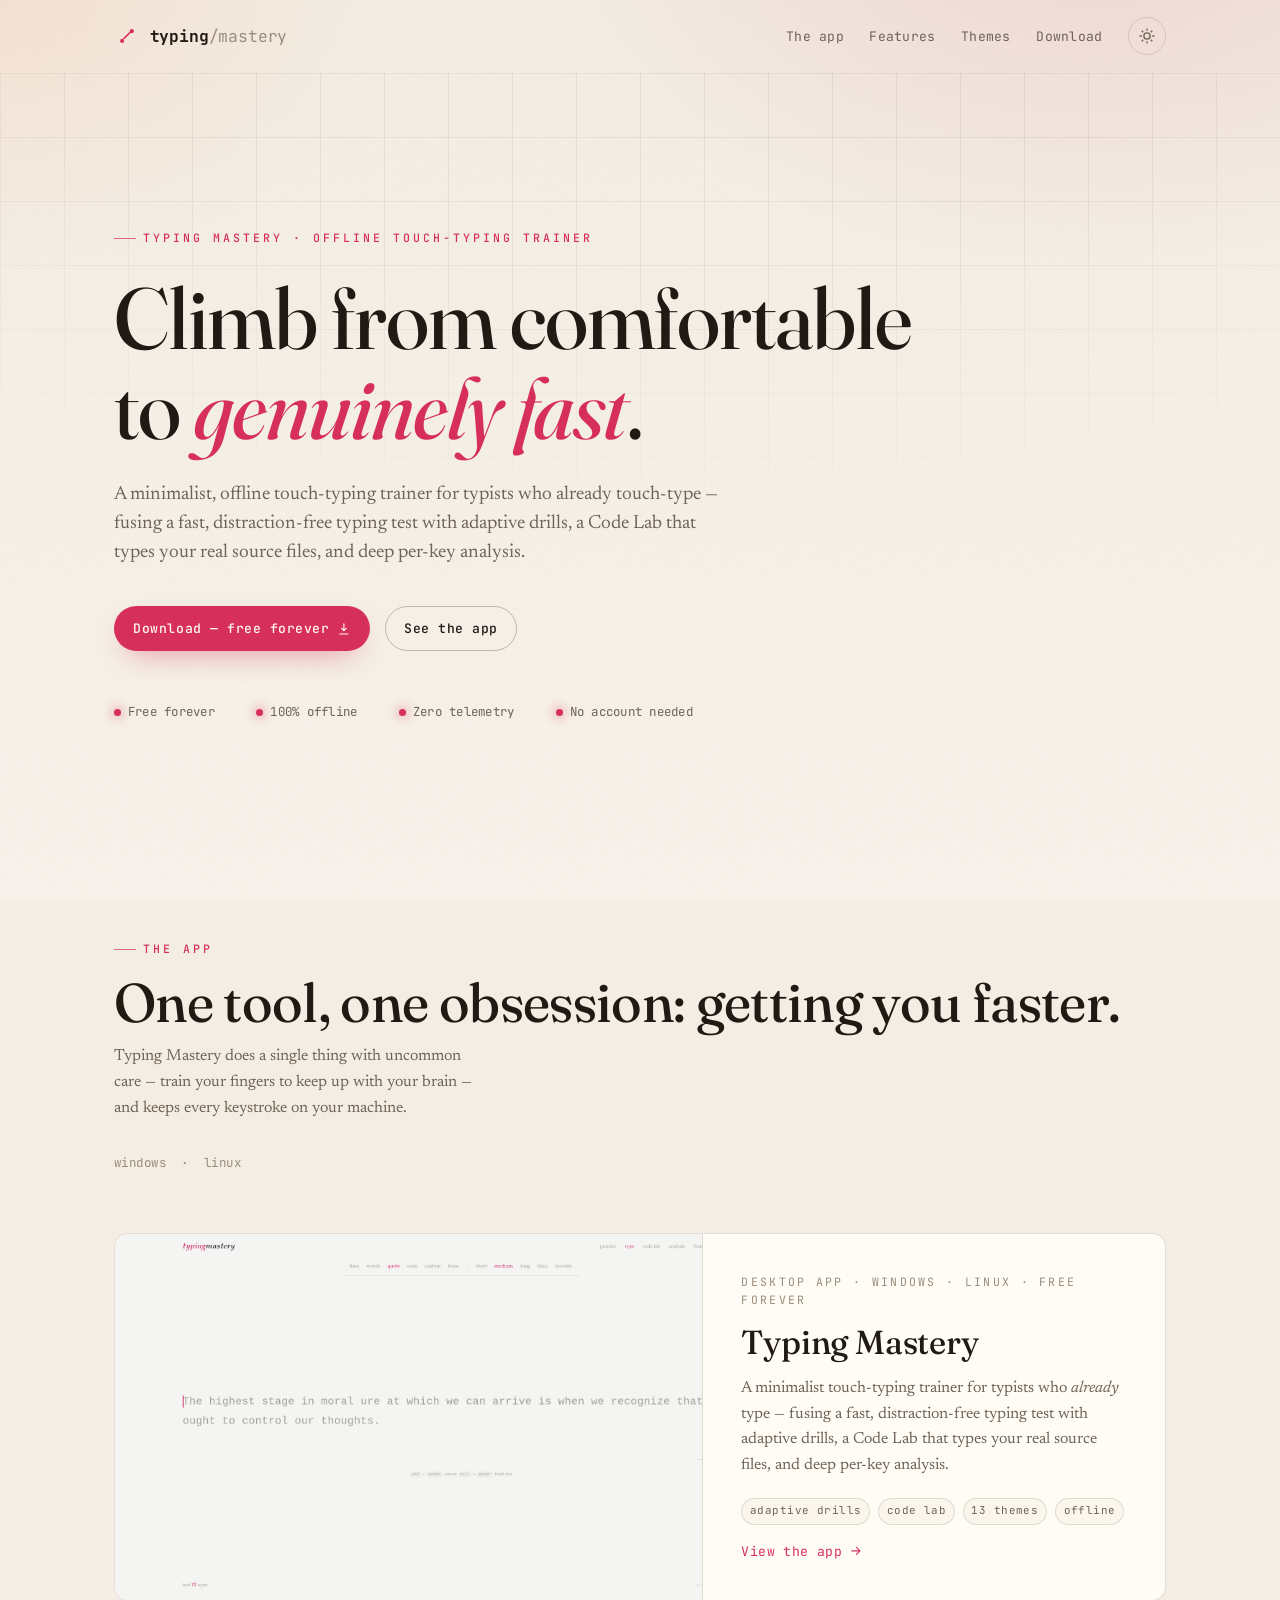
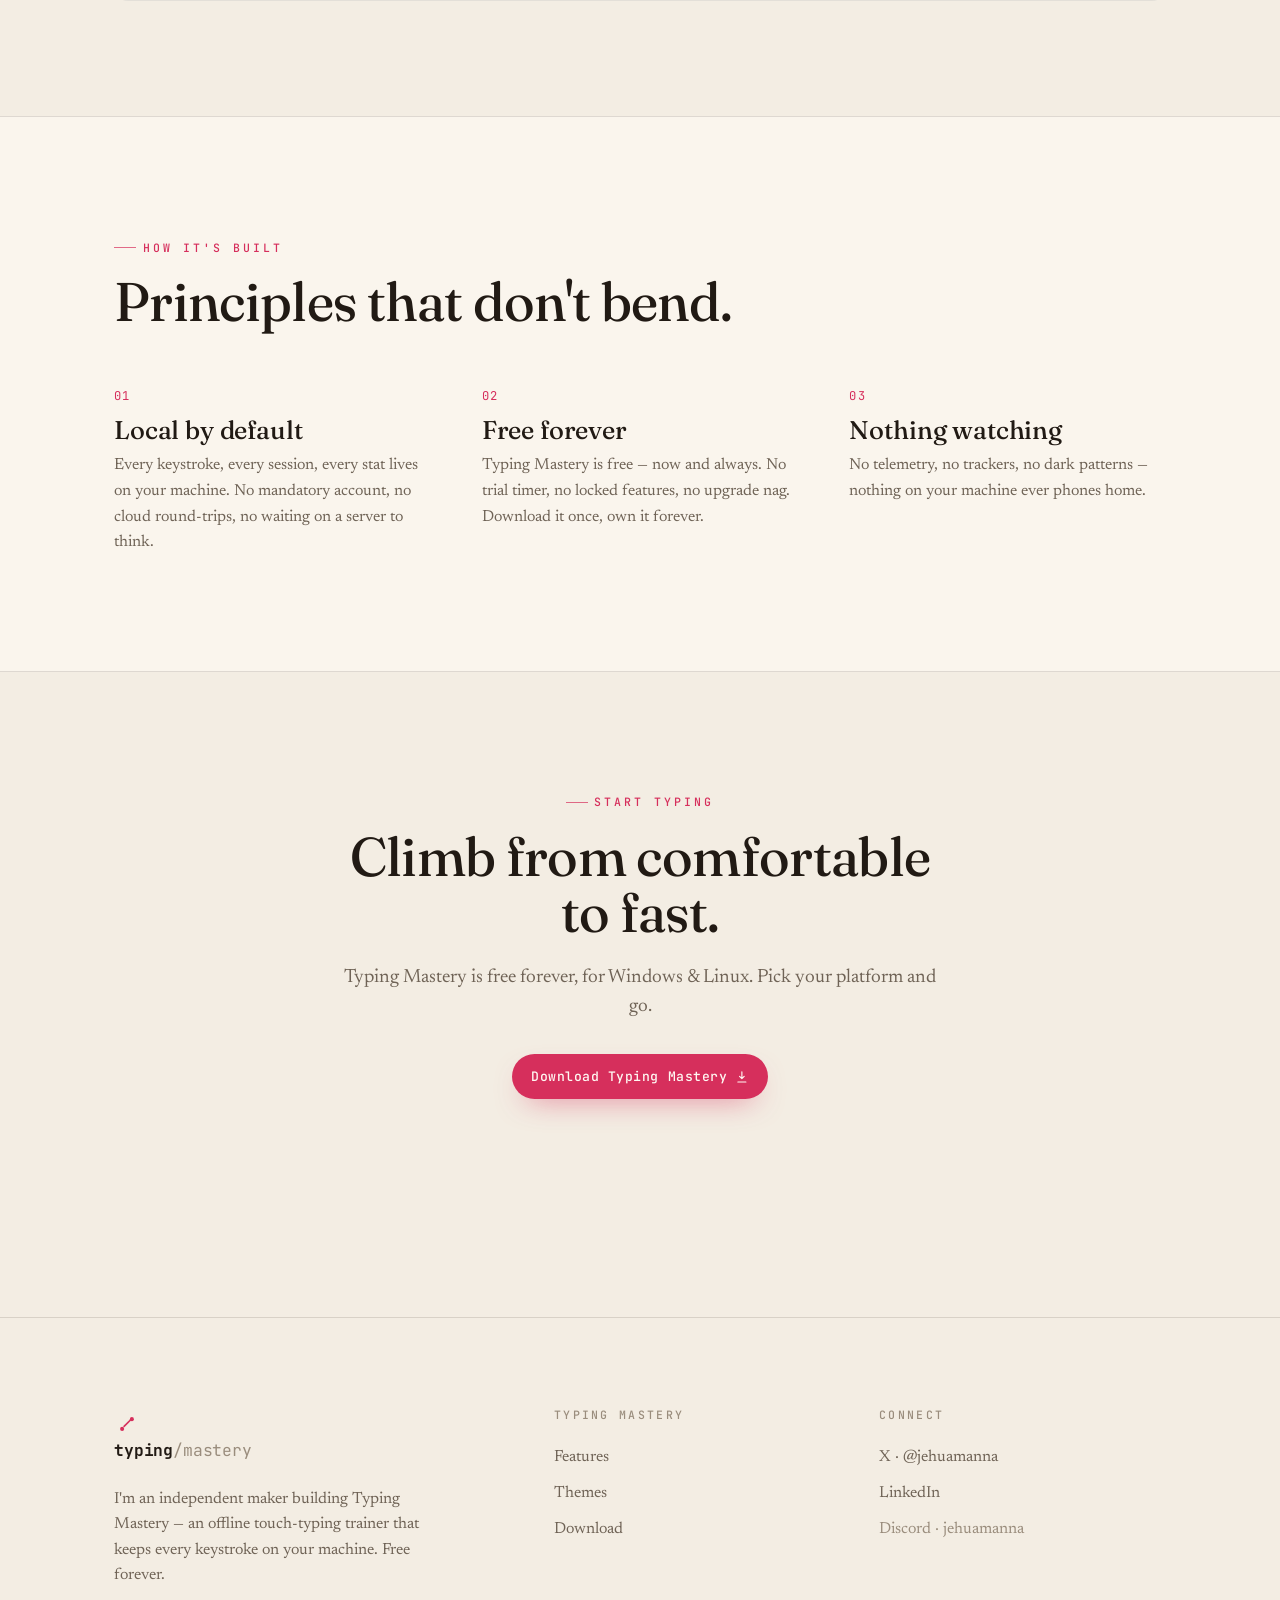
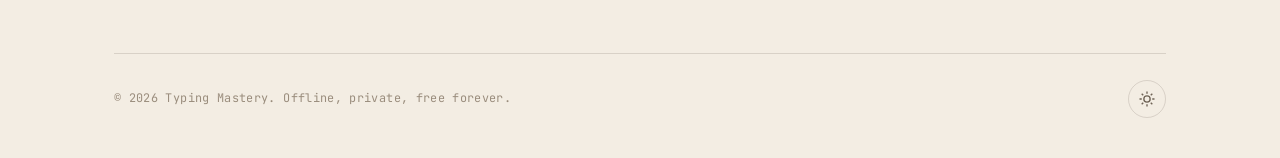
<file: index.html>
<!doctype html>
<html lang="en" data-theme="dark">
<head>
  <meta charset="utf-8">
  <meta name="viewport" content="width=device-width, initial-scale=1">
  <title>Typing Mastery — an offline touch-typing trainer · free forever</title>
  <meta name="description" content="Typing Mastery is an offline touch-typing trainer for typists who already type — fast, distraction-free tests, adaptive drills, a Code Lab that types your real source files, and deep per-key analysis. Free forever for Windows &amp; Linux.">
  <link rel="icon" href="assets/img/brand/favicon.svg" type="image/svg+xml">
  <meta property="og:title" content="Typing Mastery — an offline touch-typing trainer">
  <meta property="og:description" content="A keyboard-first touch-typing trainer. Offline, private, free forever.">
  <meta property="og:type" content="website">

  <link rel="preconnect" href="https://fonts.googleapis.com">
  <link rel="preconnect" href="https://fonts.gstatic.com" crossorigin>
  <link href="https://fonts.googleapis.com/css2?family=Fraunces:ital,opsz,wght@0,9..144,400..600;1,9..144,400..600&family=Newsreader:ital,opsz,wght@0,6..72,300..500;1,6..72,400&family=JetBrains+Mono:wght@400;500;700&display=swap" rel="stylesheet">

  <link rel="stylesheet" href="assets/css/base.css?v=7">
  <link rel="stylesheet" href="assets/css/home.css?v=7">
</head>
<body>

  <!-- ===================== header ===================== -->
  <header class="site-head">
    <div class="wrap">
      <a class="brand" href="index.html" aria-label="Typing Mastery home">
        <svg class="mark" viewBox="0 0 64 64" fill="none" aria-hidden="true"><circle cx="20" cy="44" r="5" fill="currentColor"/><circle cx="44" cy="20" r="5" fill="currentColor"/><rect x="22" y="38" width="28" height="4" rx="2" transform="rotate(-45 22 38)" fill="currentColor"/></svg>
        <b>typing<span>/mastery</span></b>
      </a>
      <nav class="nav">
        <a href="products/typing-mastery.html">The app</a>
        <a href="products/typing-mastery.html#features">Features</a>
        <a href="products/typing-mastery.html#themes">Themes</a>
        <a href="products/typing-mastery.html#download">Download</a>
        <button class="theme-toggle" data-theme-toggle aria-label="Toggle colour theme">
          <svg class="i-moon" viewBox="0 0 24 24" fill="none" stroke="currentColor" stroke-width="1.8"><path d="M21 12.8A9 9 0 1 1 11.2 3 7 7 0 0 0 21 12.8z"/></svg>
          <svg class="i-sun" viewBox="0 0 24 24" fill="none" stroke="currentColor" stroke-width="1.8"><circle cx="12" cy="12" r="4.2"/><path d="M12 2v3M12 19v3M2 12h3M19 12h3M4.9 4.9l2.1 2.1M17 17l2.1 2.1M19.1 4.9 17 7M7 17l-2.1 2.1"/></svg>
        </button>
      </nav>
    </div>
  </header>

  <main>
    <!-- ===================== hero ===================== -->
    <section class="hero">
      <div class="hero-grid"></div>
      <div class="wrap">
        <span class="eyebrow reveal">Typing Mastery · offline touch-typing trainer</span>
        <h1 class="reveal" data-delay="1">Climb from comfortable to&nbsp;<span class="accent serif-i">genuinely fast</span>.</h1>
        <p class="lead reveal" data-delay="2">A minimalist, offline touch-typing trainer for typists who already touch-type — fusing a fast, distraction-free typing test with adaptive drills, a Code Lab that types your real source files, and deep per-key analysis.</p>
        <div class="hero-cta reveal" data-delay="3">
          <a class="btn" href="products/typing-mastery.html#download">Download — free forever
            <svg viewBox="0 0 24 24" fill="none" stroke="currentColor" stroke-width="2"><path d="M12 3v12m0 0 4-4m-4 4-4-4M5 21h14" stroke-linecap="round" stroke-linejoin="round"/></svg>
          </a>
          <a class="btn btn--ghost" href="products/typing-mastery.html">See the app</a>
        </div>
        <div class="hero-meta reveal" data-delay="4">
          <span><i class="dot"></i> Free forever</span>
          <span><i class="dot"></i> 100% offline</span>
          <span><i class="dot"></i> Zero telemetry</span>
          <span><i class="dot"></i> No account needed</span>
        </div>
      </div>
    </section>

    <!-- ===================== app preview ===================== -->
    <section class="section" id="app">
      <div class="wrap">
        <div class="sec-head reveal">
          <div>
            <span class="eyebrow">The app</span>
            <h2 style="margin-top:1rem">One tool, one obsession: getting you faster.</h2>
            <p>Typing Mastery does a single thing with uncommon care — train your fingers to keep up with your brain — and keeps every keystroke on your machine.</p>
          </div>
          <span class="sec-count">windows &nbsp;·&nbsp; linux</span>
        </div>

        <div class="product-grid">
          <!-- Typing Mastery — feature card -->
          <a class="pcard pcard--feature pcard--link reveal" href="products/typing-mastery.html">
            <div class="pcard-media">
              <img class="shot-dark" src="assets/img/shots/test-dark.png" alt="Typing Mastery typing test, dark theme" loading="lazy" decoding="async">
              <img class="shot-light" src="assets/img/shots/test-light.png" alt="Typing Mastery typing test, light theme" loading="lazy" decoding="async">
            </div>
            <div class="pcard-body">
              <span class="pcard-kicker">Desktop app · Windows · Linux · free forever</span>
              <h3>Typing&nbsp;Mastery</h3>
              <p>A minimalist touch-typing trainer for typists who <em>already</em> type — fusing a fast, distraction-free typing test with adaptive drills, a Code Lab that types your real source files, and deep per-key analysis.</p>
              <div class="pcard-tags">
                <span class="tag">adaptive drills</span>
                <span class="tag">code lab</span>
                <span class="tag">13 themes</span>
                <span class="tag">offline</span>
              </div>
              <span class="pcard-go">View the app
                <svg viewBox="0 0 24 24" fill="none" stroke="currentColor" stroke-width="2"><path d="M5 12h14M13 6l6 6-6 6" stroke-linecap="round" stroke-linejoin="round"/></svg>
              </span>
            </div>
          </a>
        </div>
      </div>
    </section>

    <!-- ===================== ethos ===================== -->
    <section class="section ethos" id="principles">
      <div class="wrap">
        <span class="eyebrow reveal">How it's built</span>
        <h2 class="reveal" data-delay="1" style="margin:1rem 0 clamp(34px,5vw,56px); max-width:18ch">Principles that don't bend.</h2>
        <div class="ethos-grid">
          <div class="ethos-item reveal" data-delay="1">
            <div class="n">01</div>
            <h3>Local by default</h3>
            <p>Every keystroke, every session, every stat lives on your machine. No mandatory account, no cloud round-trips, no waiting on a server to think.</p>
          </div>
          <div class="ethos-item reveal" data-delay="2">
            <div class="n">02</div>
            <h3>Free forever</h3>
            <p>Typing Mastery is free — now and always. No trial timer, no locked features, no upgrade nag. Download it once, own it forever.</p>
          </div>
          <div class="ethos-item reveal" data-delay="3">
            <div class="n">03</div>
            <h3>Nothing watching</h3>
            <p>No telemetry, no trackers, no dark patterns — nothing on your machine ever phones home.</p>
          </div>
        </div>
      </div>
    </section>

    <!-- ===================== closing cta ===================== -->
    <section class="section cta-band">
      <div class="wrap">
        <span class="eyebrow reveal" style="justify-content:center">Start typing</span>
        <h2 class="reveal" data-delay="1" style="margin-top:1rem">Climb from comfortable to fast.</h2>
        <p class="lead reveal" data-delay="2">Typing Mastery is free forever, for Windows &amp; Linux. Pick your platform and go.</p>
        <div class="reveal" data-delay="3">
          <a class="btn" href="products/typing-mastery.html#download">Download Typing Mastery
            <svg viewBox="0 0 24 24" fill="none" stroke="currentColor" stroke-width="2"><path d="M12 3v12m0 0 4-4m-4 4-4-4M5 21h14" stroke-linecap="round" stroke-linejoin="round"/></svg>
          </a>
        </div>
      </div>
    </section>
  </main>

  <!-- ===================== footer ===================== -->
  <footer class="site-foot">
    <div class="wrap">
      <div class="foot-grid">
        <div class="foot-col foot-col--lede">
          <a class="brand" href="index.html">
            <svg class="mark" viewBox="0 0 64 64" fill="none" aria-hidden="true"><circle cx="20" cy="44" r="5" fill="currentColor"/><circle cx="44" cy="20" r="5" fill="currentColor"/><rect x="22" y="38" width="28" height="4" rx="2" transform="rotate(-45 22 38)" fill="currentColor"/></svg>
            <b>typing<span>/mastery</span></b>
          </a>
          <p class="foot-lede">I'm an independent maker building Typing Mastery — an offline touch-typing trainer that keeps every keystroke on your machine. Free forever.</p>
        </div>
        <div class="foot-col">
          <h4>Typing Mastery</h4>
          <a href="products/typing-mastery.html#features">Features</a>
          <a href="products/typing-mastery.html#themes">Themes</a>
          <a href="products/typing-mastery.html#download">Download</a>
        </div>
        <div class="foot-col">
          <h4>Connect</h4>
          <a href="https://x.com/jehuamanna" target="_blank" rel="noopener">X · @jehuamanna</a>
          <a href="https://www.linkedin.com/in/jehuamanna/" target="_blank" rel="noopener">LinkedIn</a>
          <span class="foot-static">Discord · jehuamanna</span>
        </div>
      </div>
      <div class="foot-base">
        <span>© <span data-year>2026</span> Typing Mastery. Offline, private, free forever.</span>
        <button class="theme-toggle" data-theme-toggle aria-label="Toggle colour theme" style="border-radius:50%">
          <svg class="i-moon" viewBox="0 0 24 24" fill="none" stroke="currentColor" stroke-width="1.8"><path d="M21 12.8A9 9 0 1 1 11.2 3 7 7 0 0 0 21 12.8z"/></svg>
          <svg class="i-sun" viewBox="0 0 24 24" fill="none" stroke="currentColor" stroke-width="1.8"><circle cx="12" cy="12" r="4.2"/><path d="M12 2v3M12 19v3M2 12h3M19 12h3M4.9 4.9l2.1 2.1M17 17l2.1 2.1M19.1 4.9 17 7M7 17l-2.1 2.1"/></svg>
        </button>
      </div>
    </div>
  </footer>

  <script src="assets/js/site.js?v=7"></script>
</body>
</html>
</file>
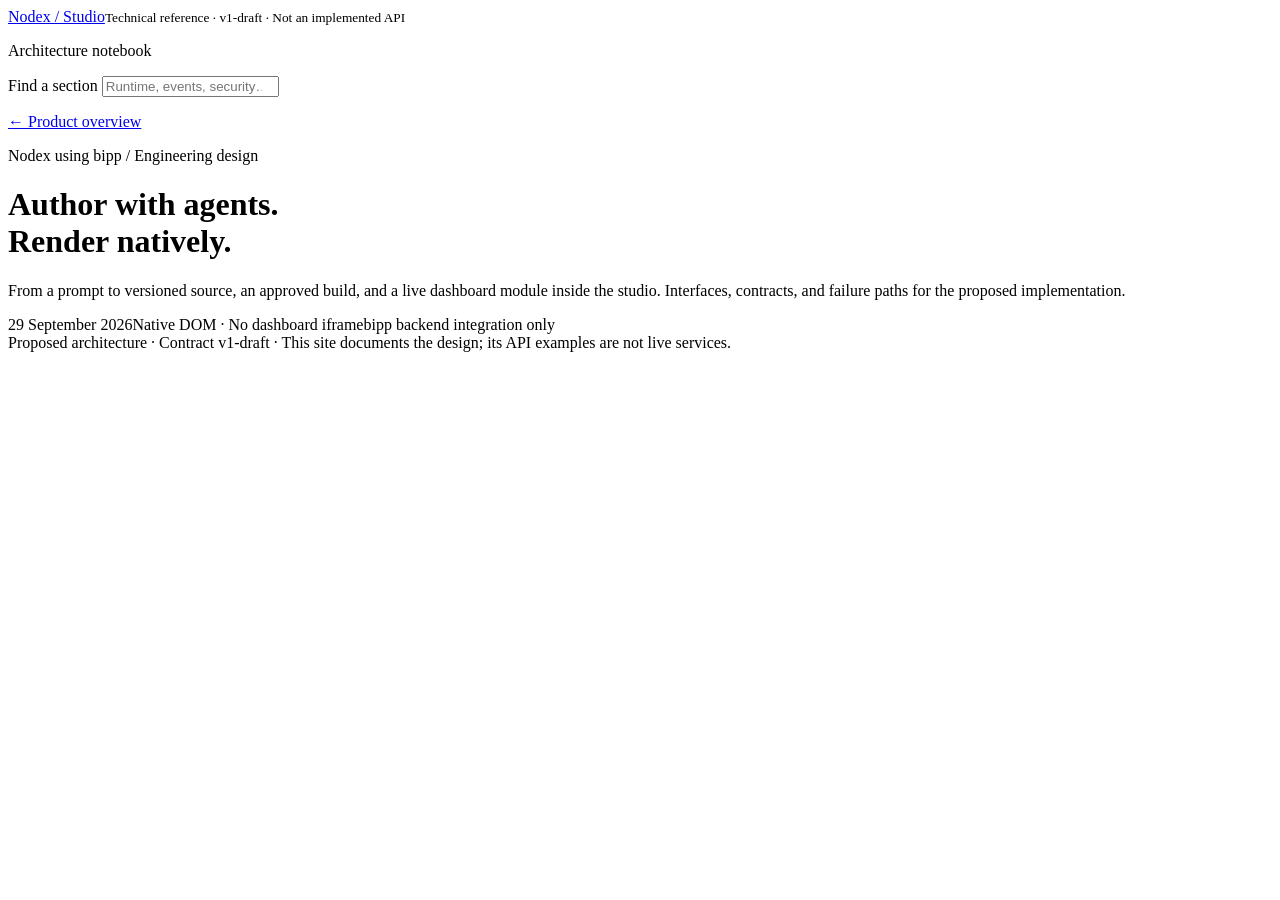
<file: html/technical-template.html>
<!doctype html>
<html lang="en">
<head>
  <meta charset="utf-8">
  <meta name="viewport" content="width=device-width,initial-scale=1">
  <meta name="color-scheme" content="light dark">
  <title>Nodex — Native architecture & API contracts</title>
  <meta name="description" content="Detailed proposed native dashboard architecture, agentic authoring, lifecycle interfaces, HTTP contracts and release diagrams.">
  <style>/*STYLES*/</style>
</head>
<body id="technical-document">
  <header class="topbar"><a class="brand" href="index.html">Nodex / Studio</a><small>Technical reference · v1-draft · Not an implemented API</small></header>
  <div class="layout">
    <nav class="sidebar" aria-label="Technical document contents">
      <p class="eyebrow">Architecture notebook</p>
      <label for="section-search">Find a section</label>
      <input id="section-search" type="search" placeholder="Runtime, events, security…" autocomplete="off">
      <ol><!--NAV--></ol>
      <p id="search-empty" hidden role="status">No matching sections.</p>
      <p><a href="index.html">← Product overview</a></p>
    </nav>
    <main>
      <header class="hero">
        <p class="eyebrow">Nodex using bipp / Engineering design</p>
        <h1>Author with agents.<br>Render natively.</h1>
        <p class="intro">From a prompt to versioned source, an approved build, and a live dashboard module inside the studio. Interfaces, contracts, and failure paths for the proposed implementation.</p>
        <div class="meta"><span>29 September 2026</span><span>Native DOM · No dashboard iframe</span><span>bipp backend integration only</span></div>
      </header>
      <!--CONTENT-->
      <footer>Proposed architecture · Contract v1-draft · This site documents the design; its API examples are not live services.</footer>
    </main>
  </div>
  <script>/*SCRIPT*/</script>
</body>
</html>
</file>
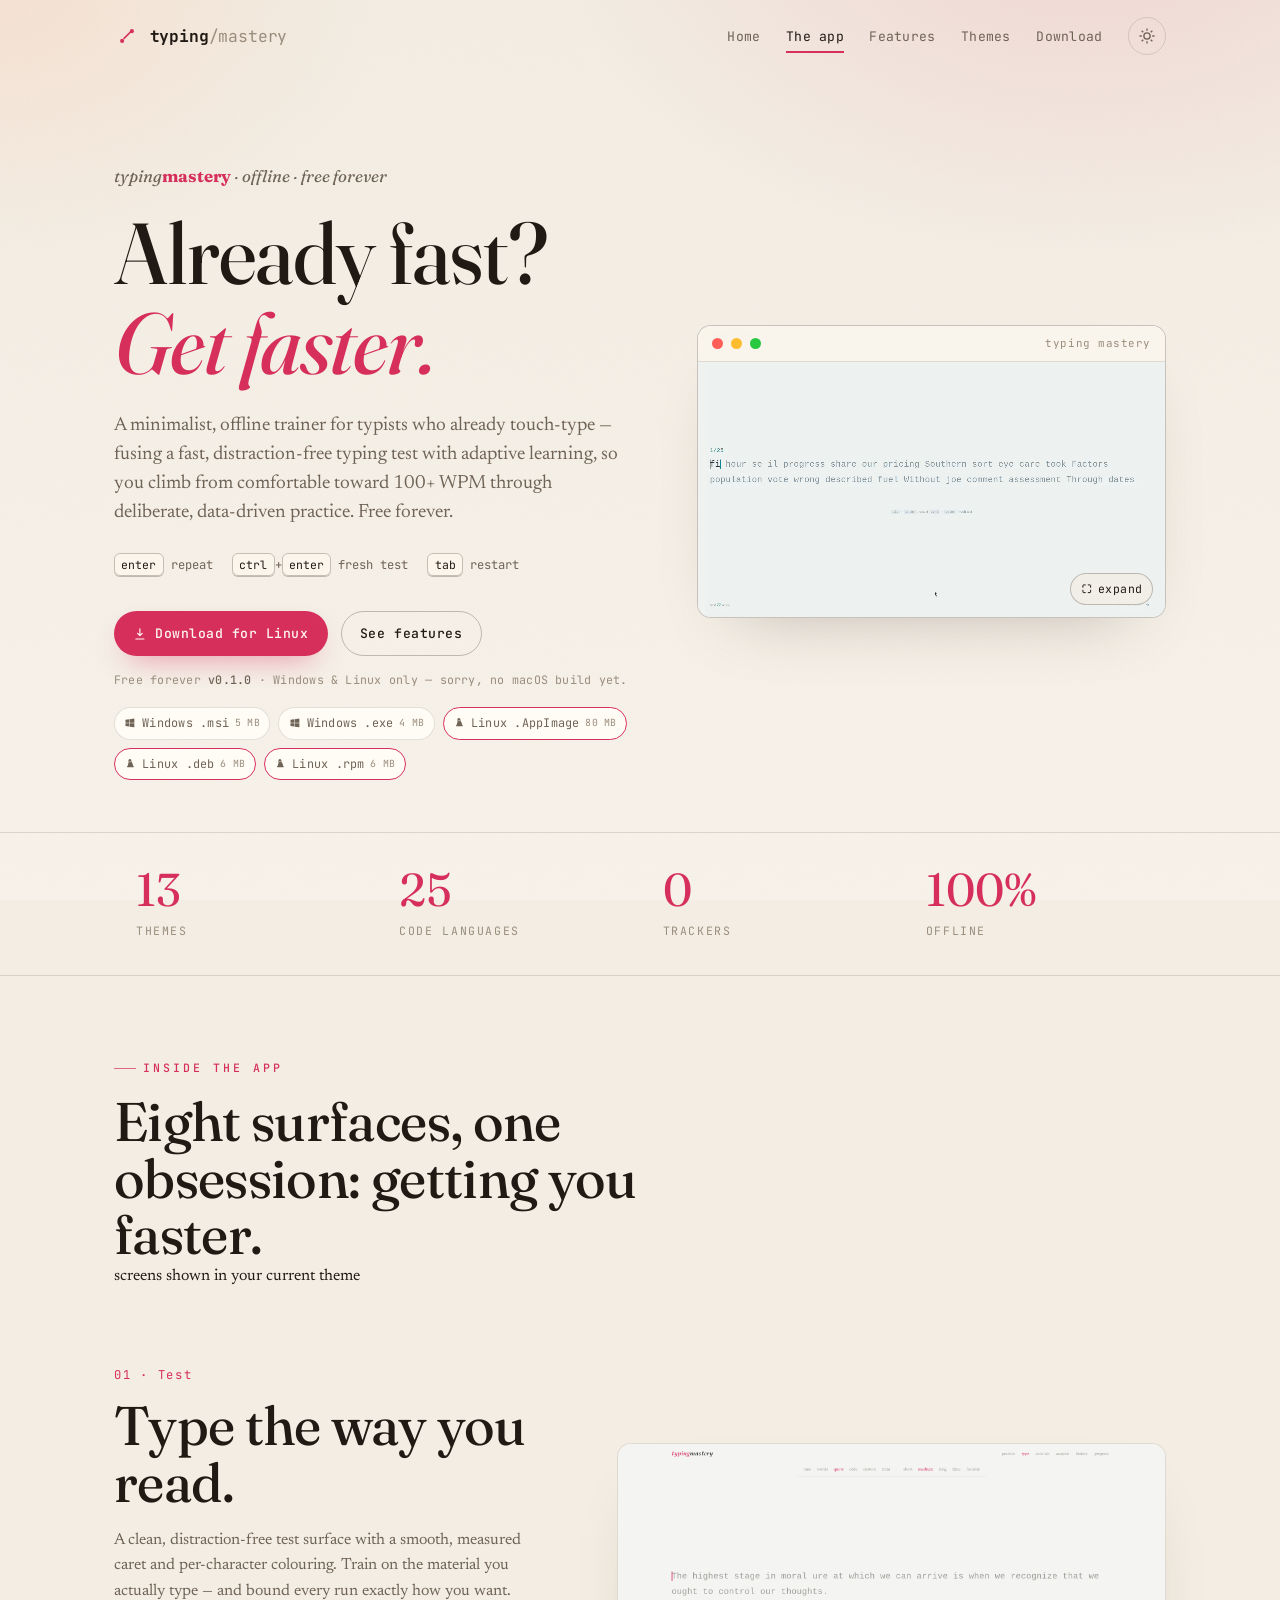
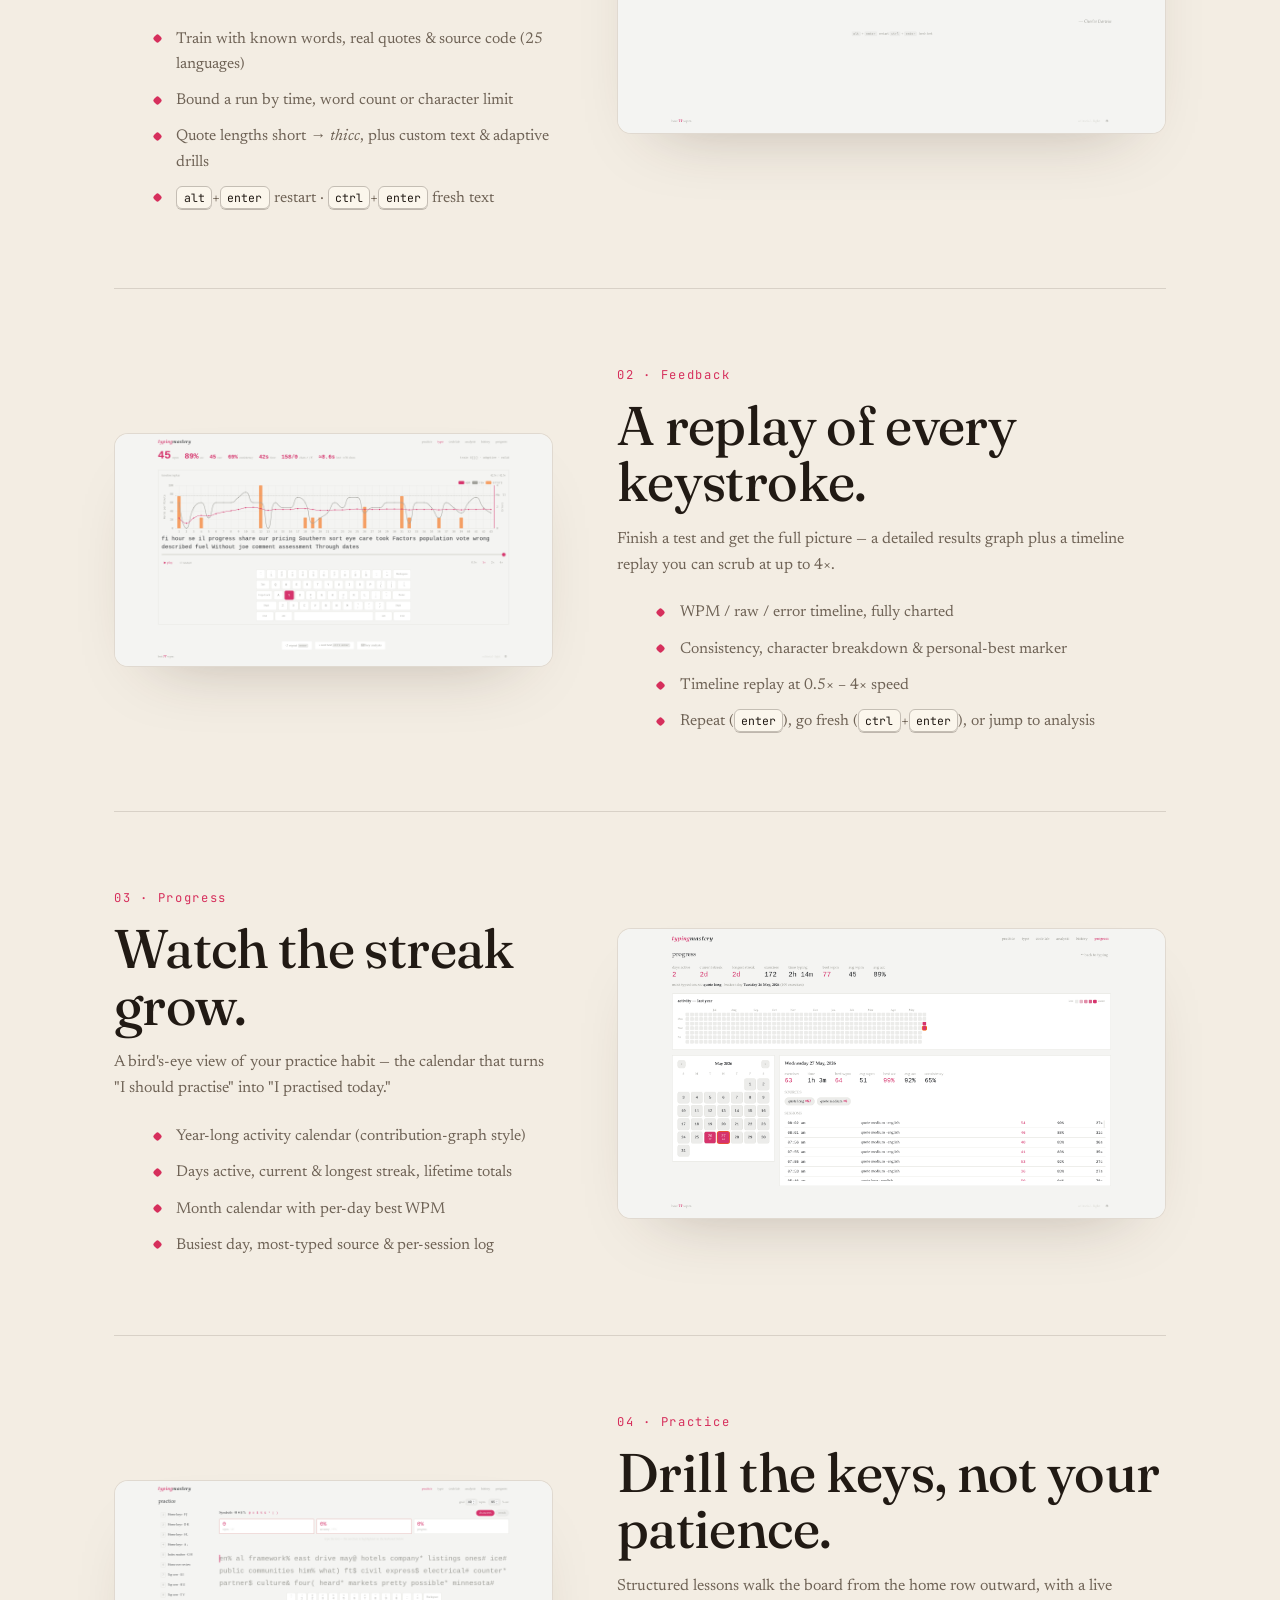
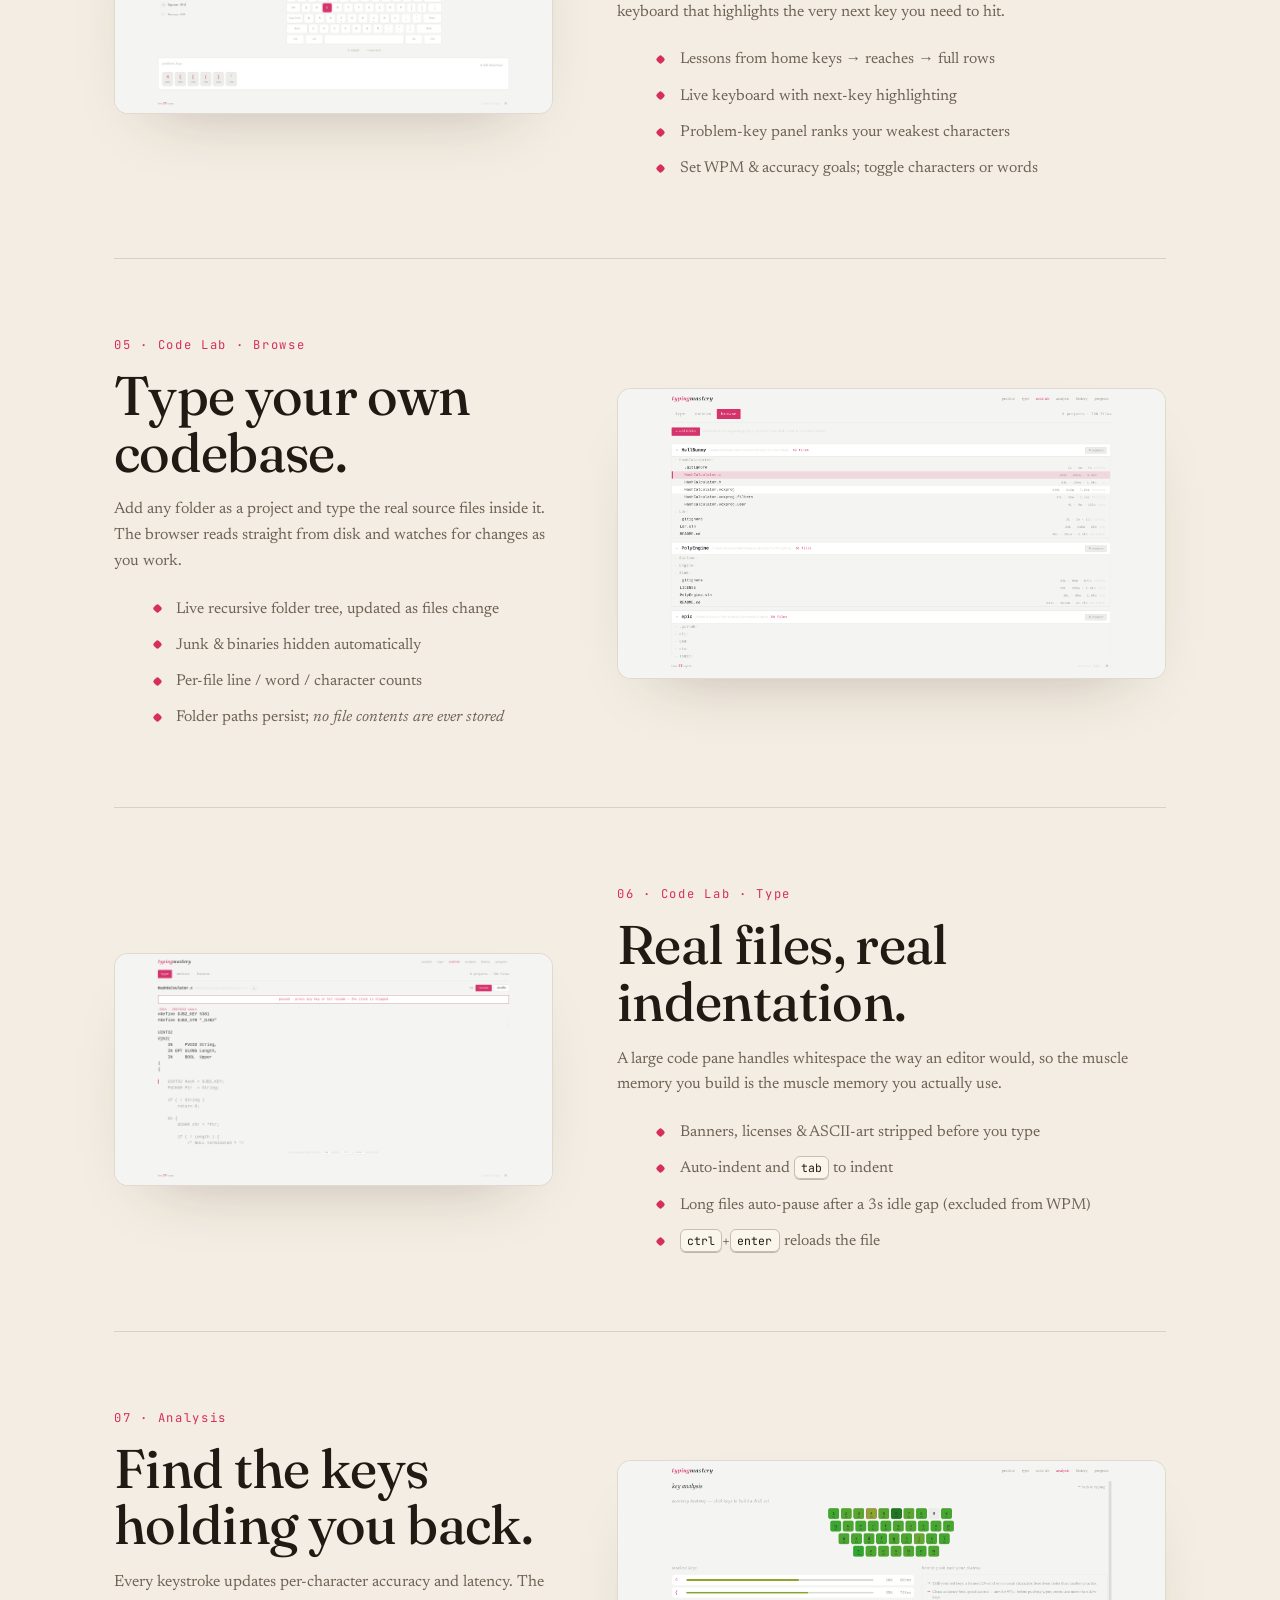
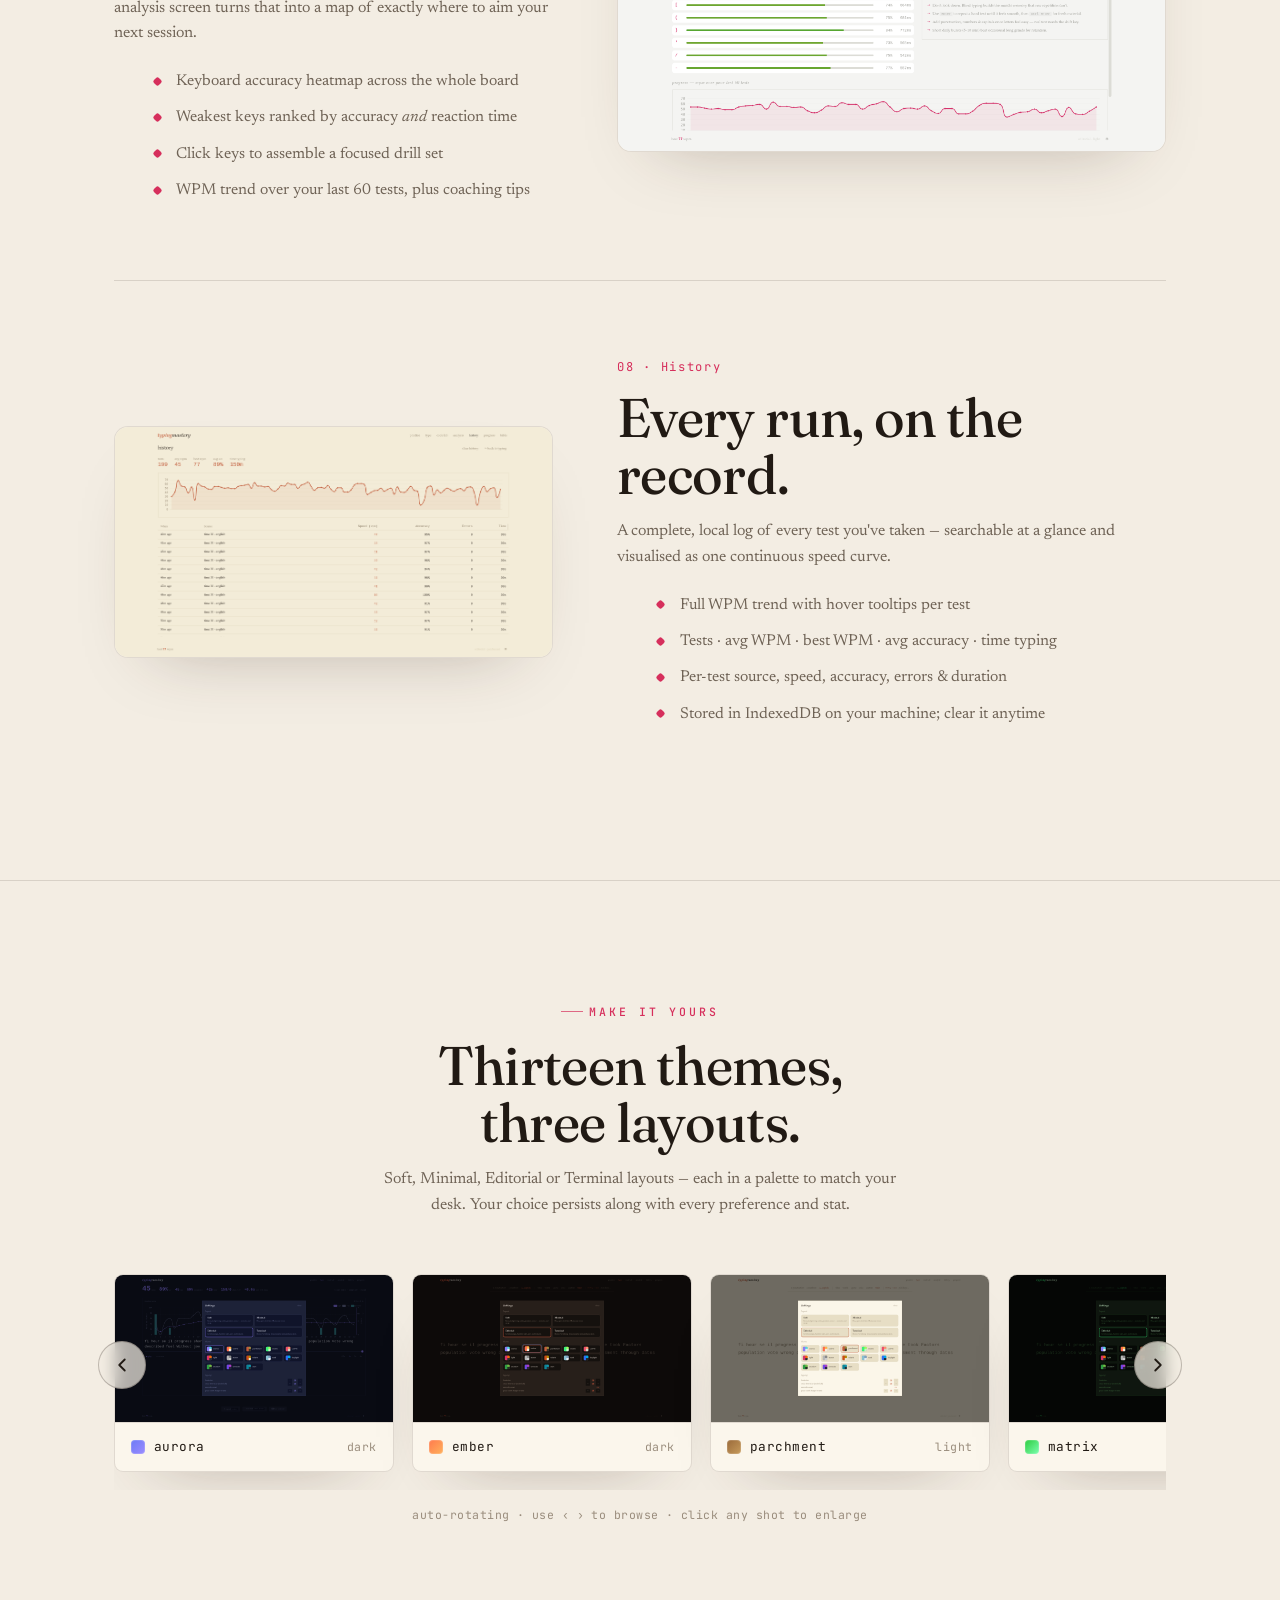
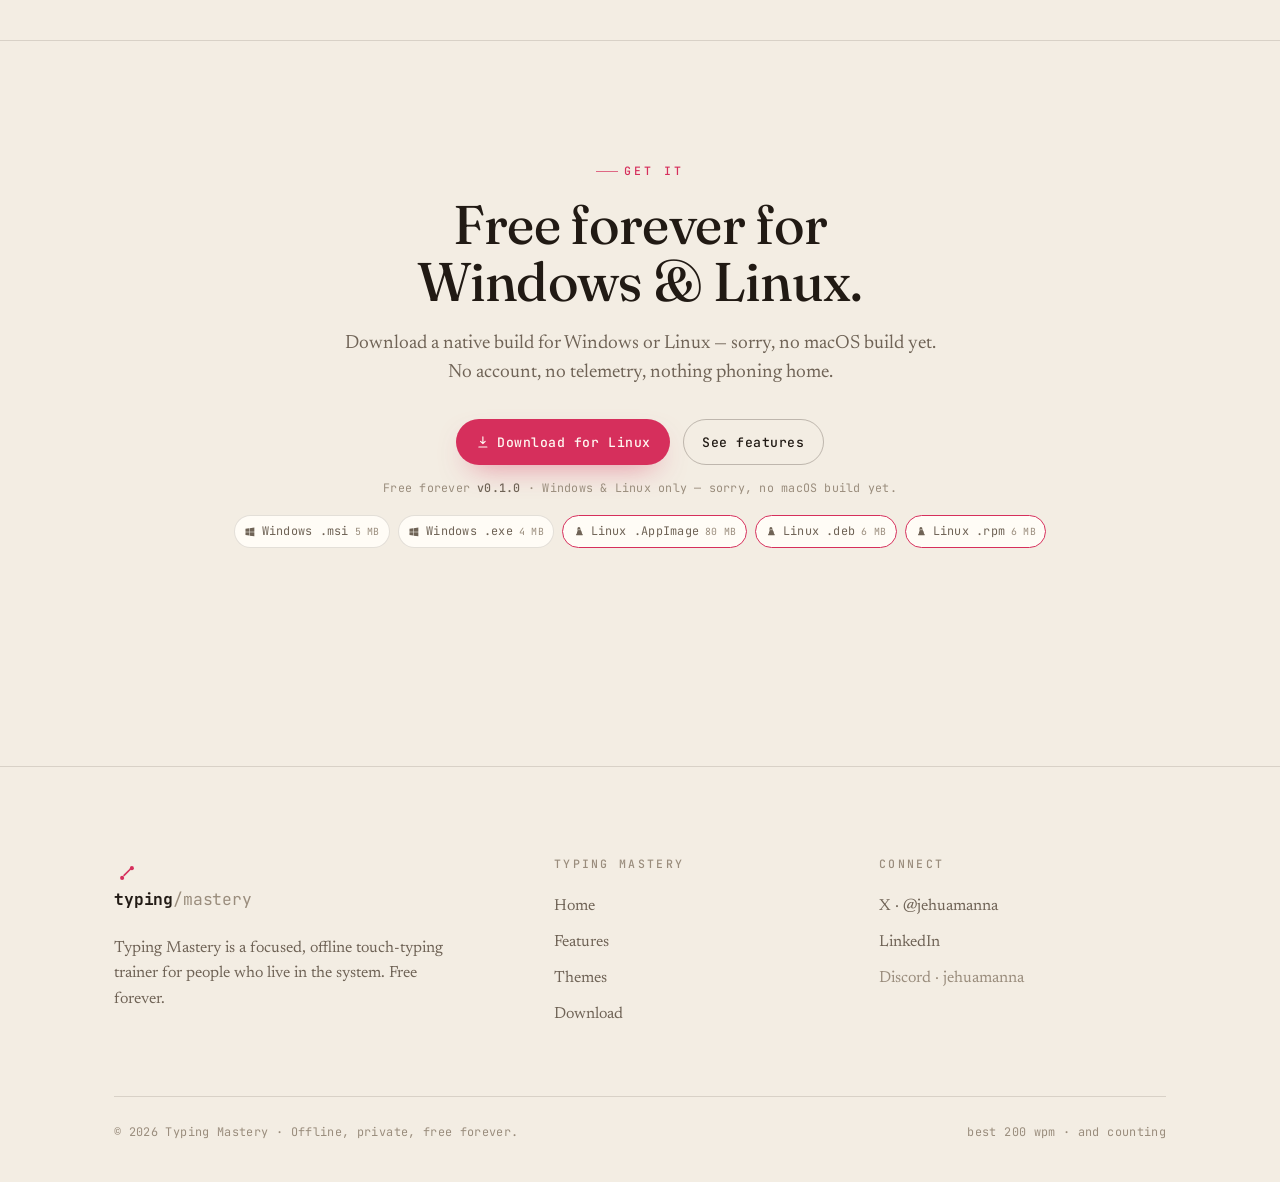
<file: products/typing-mastery.html>
<!doctype html>
<html lang="en" data-theme="dark">
<head>
  <meta charset="utf-8">
  <meta name="viewport" content="width=device-width, initial-scale=1">
  <title>Typing Mastery — adaptive touch-typing trainer · free forever</title>
  <meta name="description" content="Typing Mastery is a minimalist, offline touch-typing trainer: fast, distraction-free tests, adaptive drills, a Code Lab that types your real source files, per-key analysis, and 13 themes. Free forever for Windows and Linux.">
  <link rel="icon" href="../assets/img/brand/favicon.svg" type="image/svg+xml">
  <meta property="og:title" content="Typing Mastery — climb toward 100+ WPM, deliberately">
  <meta property="og:description" content="A keyboard-first typing trainer with adaptive drills, a real-code lab, and deep analysis. Offline, private, 13 themes — free forever.">
  <meta property="og:type" content="website">

  <link rel="preconnect" href="https://fonts.googleapis.com">
  <link rel="preconnect" href="https://fonts.gstatic.com" crossorigin>
  <link href="https://fonts.googleapis.com/css2?family=Fraunces:ital,opsz,wght@0,9..144,400..600;1,9..144,400..600&family=Newsreader:ital,opsz,wght@0,6..72,300..500;1,6..72,400&family=JetBrains+Mono:wght@400;500;700&display=swap" rel="stylesheet">

  <link rel="stylesheet" href="../assets/css/base.css?v=7">
  <link rel="stylesheet" href="../assets/css/product.css?v=7">
</head>
<body class="product">

  <!-- ===================== header ===================== -->
  <header class="site-head">
    <div class="wrap">
      <a class="brand" href="../index.html" aria-label="Typing Mastery home">
        <svg class="mark" viewBox="0 0 64 64" fill="none" aria-hidden="true"><circle cx="20" cy="44" r="5" fill="currentColor"/><circle cx="44" cy="20" r="5" fill="currentColor"/><rect x="22" y="38" width="28" height="4" rx="2" transform="rotate(-45 22 38)" fill="currentColor"/></svg>
        <b>typing<span>/mastery</span></b>
      </a>
      <nav class="nav">
        <a href="../index.html">Home</a>
        <a href="typing-mastery.html" class="active">The app</a>
        <a href="#features">Features</a>
        <a href="#themes">Themes</a>
        <a href="#download">Download</a>
        <button class="theme-toggle" data-theme-toggle aria-label="Toggle colour theme">
          <svg class="i-moon" viewBox="0 0 24 24" fill="none" stroke="currentColor" stroke-width="1.8"><path d="M21 12.8A9 9 0 1 1 11.2 3 7 7 0 0 0 21 12.8z"/></svg>
          <svg class="i-sun" viewBox="0 0 24 24" fill="none" stroke="currentColor" stroke-width="1.8"><circle cx="12" cy="12" r="4.2"/><path d="M12 2v3M12 19v3M2 12h3M19 12h3M4.9 4.9l2.1 2.1M17 17l2.1 2.1M19.1 4.9 17 7M7 17l-2.1 2.1"/></svg>
        </button>
      </nav>
    </div>
  </header>

  <main>
    <!-- ===================== hero ===================== -->
    <section class="phero">
      <div class="wrap phero-top">
        <div>
          <p class="phero-wordmark reveal">typing<b>mastery</b> · offline · free forever</p>
          <h1 class="reveal" data-delay="1">Already fast? <span class="accent serif-i">Get faster.</span></h1>
          <p class="lead reveal" data-delay="2">A minimalist, offline trainer for typists who already touch-type — fusing a fast, distraction-free typing test with adaptive learning, so you climb from comfortable toward 100+&nbsp;WPM through deliberate, data-driven practice. Free forever.</p>

          <div class="phero-keys reveal" data-delay="3">
            <span><span class="kbd">enter</span> repeat</span>
            <span><span class="kbd">ctrl</span>+<span class="kbd">enter</span> fresh test</span>
            <span><span class="kbd">tab</span> restart</span>
          </div>

          <div class="dl reveal" id="download-top" data-delay="3">
            <div class="dl-primary">
              <a class="btn" data-dl-primary href="https://pub-95b06253bba64371adceac77b65fb8ed.r2.dev/nodex-binaries/typing-mastery_0.1.0_x64_en-US.msi">
                <svg viewBox="0 0 24 24" fill="none" stroke="currentColor" stroke-width="2"><path d="M12 3v12m0 0 4-4m-4 4-4-4M5 21h14" stroke-linecap="round" stroke-linejoin="round"/></svg>
                <span data-dl-label>Download</span>
              </a>
              <a class="btn btn--ghost" href="#features">See features</a>
            </div>
            <p class="dl-note" data-dl-note>Free forever · Windows &amp; Linux only — sorry, no macOS build yet.</p>
            <div class="dl-others" data-dl-others></div>
          </div>
        </div>

        <!-- screencast demo -->
        <div class="reveal" data-delay="2">
          <div class="demo-frame">
            <div class="demo-chrome"><i></i><i></i><i></i><span>typing&nbsp;mastery</span></div>
            <video autoplay muted loop playsinline preload="metadata" aria-label="Typing Mastery screen recording">
              <source src="../assets/video/screencast.webm" type="video/webm">
            </video>
            <button class="demo-expand" data-demo-expand aria-label="Play with sound, fullscreen">
              <svg viewBox="0 0 24 24" fill="none" stroke="currentColor" stroke-width="2"><path d="M4 9V5a1 1 0 0 1 1-1h4M20 9V5a1 1 0 0 0-1-1h-4M4 15v4a1 1 0 0 0 1 1h4M20 15v4a1 1 0 0 1-1 1h-4" stroke-linecap="round"/></svg>
              expand
            </button>
          </div>
        </div>
      </div>
    </section>

    <!-- ===================== stat strip ===================== -->
    <section class="stat-strip">
      <div class="wrap">
        <div class="stat reveal"><div class="v">13</div><div class="k">Themes</div></div>
        <div class="stat reveal" data-delay="1"><div class="v">25</div><div class="k">Code languages</div></div>
        <div class="stat reveal" data-delay="2"><div class="v">0</div><div class="k">Trackers</div></div>
        <div class="stat reveal" data-delay="3"><div class="v">100%</div><div class="k">Offline</div></div>
      </div>
    </section>

    <!-- ===================== features ===================== -->
    <section class="section" id="features" style="padding-block:clamp(40px,6vw,80px)">
      <div class="wrap">
        <div class="sec-head reveal">
          <div>
            <span class="eyebrow">Inside the app</span>
            <h2 style="margin-top:1rem; max-width:16ch">Eight surfaces, one obsession: getting you faster.</h2>
          </div>
          <span class="sec-count">screens shown in your current theme</span>
        </div>

        <!-- 1 · test -->
        <div class="feature reveal">
          <div class="feature-text">
            <div class="n">01 · Test</div>
            <h2>Type the way you read.</h2>
            <p>A clean, distraction-free test surface with a smooth, measured caret and per-character colouring. Train on the material you actually type — and bound every run exactly how you want.</p>
            <ul class="feature-list">
              <li>Train with known words, real quotes &amp; source code (25 languages)</li>
              <li>Bound a run by time, word count or character limit</li>
              <li>Quote lengths short → <em>thicc</em>, plus custom text &amp; adaptive drills</li>
              <li><span class="kbd">alt</span>+<span class="kbd">enter</span> restart · <span class="kbd">ctrl</span>+<span class="kbd">enter</span> fresh text</li>
            </ul>
          </div>
          <figure class="shot" data-cap="Typing test">
            <img class="shot-dark" src="../assets/img/shots/test-dark.png" alt="Typing test — dark theme" loading="lazy" decoding="async">
            <img class="shot-light" src="../assets/img/shots/test-light.png" alt="Typing test — light theme" loading="lazy" decoding="async">
          </figure>
        </div>

        <!-- 2 · feedback / results -->
        <div class="feature flip reveal">
          <div class="feature-text">
            <div class="n">02 · Feedback</div>
            <h2>A replay of every keystroke.</h2>
            <p>Finish a test and get the full picture — a detailed results graph plus a timeline replay you can scrub at up to 4×.</p>
            <ul class="feature-list">
              <li>WPM / raw / error timeline, fully charted</li>
              <li>Consistency, character breakdown &amp; personal-best marker</li>
              <li>Timeline replay at 0.5× – 4× speed</li>
              <li>Repeat (<span class="kbd">enter</span>), go fresh (<span class="kbd">ctrl</span>+<span class="kbd">enter</span>), or jump to analysis</li>
            </ul>
          </div>
          <figure class="shot" data-cap="Results &amp; timeline replay">
            <img class="shot-dark" src="../assets/img/shots/results-dark.png" alt="Results and timeline replay — dark theme" loading="lazy" decoding="async">
            <img class="shot-light" src="../assets/img/shots/results-light.png" alt="Results and timeline replay — light theme" loading="lazy" decoding="async">
          </figure>
        </div>

        <!-- 3 · progress -->
        <div class="feature reveal">
          <div class="feature-text">
            <div class="n">03 · Progress</div>
            <h2>Watch the streak grow.</h2>
            <p>A bird's-eye view of your practice habit — the calendar that turns "I should practise" into "I practised today."</p>
            <ul class="feature-list">
              <li>Year-long activity calendar (contribution-graph style)</li>
              <li>Days active, current &amp; longest streak, lifetime totals</li>
              <li>Month calendar with per-day best WPM</li>
              <li>Busiest day, most-typed source &amp; per-session log</li>
            </ul>
          </div>
          <figure class="shot" data-cap="Progress">
            <img class="shot-dark" src="../assets/img/shots/progress-dark.png" alt="Progress calendar — dark theme" loading="lazy" decoding="async">
            <img class="shot-light" src="../assets/img/shots/progress-light.png" alt="Progress calendar — light theme" loading="lazy" decoding="async">
          </figure>
        </div>

        <!-- 4 · practice -->
        <div class="feature flip reveal">
          <div class="feature-text">
            <div class="n">04 · Practice</div>
            <h2>Drill the keys, not your patience.</h2>
            <p>Structured lessons walk the board from the home row outward, with a live keyboard that highlights the very next key you need to hit.</p>
            <ul class="feature-list">
              <li>Lessons from home keys → reaches → full rows</li>
              <li>Live keyboard with next-key highlighting</li>
              <li>Problem-key panel ranks your weakest characters</li>
              <li>Set WPM &amp; accuracy goals; toggle characters or words</li>
            </ul>
          </div>
          <figure class="shot" data-cap="Practice">
            <img class="shot-dark" src="../assets/img/shots/practice-dark.png" alt="Guided practice — dark theme" loading="lazy" decoding="async">
            <img class="shot-light" src="../assets/img/shots/practice-light.png" alt="Guided practice — light theme" loading="lazy" decoding="async">
          </figure>
        </div>

        <!-- 5 · code lab browse -->
        <div class="feature reveal">
          <div class="feature-text">
            <div class="n">05 · Code Lab · Browse</div>
            <h2>Type your own codebase.</h2>
            <p>Add any folder as a project and type the real source files inside it. The browser reads straight from disk and watches for changes as you work.</p>
            <ul class="feature-list">
              <li>Live recursive folder tree, updated as files change</li>
              <li>Junk &amp; binaries hidden automatically</li>
              <li>Per-file line / word / character counts</li>
              <li>Folder paths persist; <em>no file contents are ever stored</em></li>
            </ul>
          </div>
          <figure class="shot" data-cap="Code Lab — file explorer">
            <img class="shot-dark" src="../assets/img/shots/codelab-explorer-dark.png" alt="Code Lab file explorer — dark theme" loading="lazy" decoding="async">
            <img class="shot-light" src="../assets/img/shots/codelab-explorer-light.png" alt="Code Lab file explorer — light theme" loading="lazy" decoding="async">
          </figure>
        </div>

        <!-- 6 · code lab type -->
        <div class="feature flip reveal">
          <div class="feature-text">
            <div class="n">06 · Code Lab · Type</div>
            <h2>Real files, real indentation.</h2>
            <p>A large code pane handles whitespace the way an editor would, so the muscle memory you build is the muscle memory you actually use.</p>
            <ul class="feature-list">
              <li>Banners, licenses &amp; ASCII-art stripped before you type</li>
              <li>Auto-indent and <span class="kbd">tab</span> to indent</li>
              <li>Long files auto-pause after a 3s idle gap (excluded from WPM)</li>
              <li><span class="kbd">ctrl</span>+<span class="kbd">enter</span> reloads the file</li>
            </ul>
          </div>
          <figure class="shot" data-cap="Code Lab — typing">
            <img class="shot-dark" src="../assets/img/shots/codelab-type-dark.png" alt="Code Lab typing — dark theme" loading="lazy" decoding="async">
            <img class="shot-light" src="../assets/img/shots/codelab-type-light.png" alt="Code Lab typing — light theme" loading="lazy" decoding="async">
          </figure>
        </div>

        <!-- 7 · analysis -->
        <div class="feature reveal">
          <div class="feature-text">
            <div class="n">07 · Analysis</div>
            <h2>Find the keys holding you back.</h2>
            <p>Every keystroke updates per-character accuracy and latency. The analysis screen turns that into a map of exactly where to aim your next session.</p>
            <ul class="feature-list">
              <li>Keyboard accuracy heatmap across the whole board</li>
              <li>Weakest keys ranked by accuracy <em>and</em> reaction time</li>
              <li>Click keys to assemble a focused drill set</li>
              <li>WPM trend over your last 60 tests, plus coaching tips</li>
            </ul>
          </div>
          <figure class="shot" data-cap="Key analysis">
            <img class="shot-dark" src="../assets/img/shots/analysis-dark.png" alt="Key analysis heatmap — dark theme" loading="lazy" decoding="async">
            <img class="shot-light" src="../assets/img/shots/analysis-light.png" alt="Key analysis heatmap — light theme" loading="lazy" decoding="async">
          </figure>
        </div>

        <!-- 8 · history -->
        <div class="feature flip reveal">
          <div class="feature-text">
            <div class="n">08 · History</div>
            <h2>Every run, on the record.</h2>
            <p>A complete, local log of every test you've taken — searchable at a glance and visualised as one continuous speed curve.</p>
            <ul class="feature-list">
              <li>Full WPM trend with hover tooltips per test</li>
              <li>Tests · avg WPM · best WPM · avg accuracy · time typing</li>
              <li>Per-test source, speed, accuracy, errors &amp; duration</li>
              <li>Stored in IndexedDB on your machine; clear it anytime</li>
            </ul>
          </div>
          <figure class="shot" data-cap="History">
            <img class="shot-dark" src="../assets/img/shots/history-dark.png" alt="Test history — dark theme" loading="lazy" decoding="async">
            <img class="shot-light" src="../assets/img/shots/history-light.png?v=5" alt="Test history — light theme" loading="lazy" decoding="async">
          </figure>
        </div>
      </div>
    </section>

    <!-- ===================== themes ===================== -->
    <section class="section" id="themes" style="border-top:1px solid var(--line)">
      <div class="wrap">
        <div class="themes-head reveal">
          <span class="eyebrow" style="justify-content:center">Make it yours</span>
          <h2 style="margin-top:1rem">Thirteen themes, three layouts.</h2>
          <p>Soft, Minimal, Editorial or Terminal layouts — each in a palette to match your desk. Your choice persists along with every preference and stat.</p>
        </div>

        <div class="theme-carousel reveal" data-delay="1">
          <button class="carousel-btn carousel-prev" data-carousel-prev aria-label="Previous themes">
            <svg viewBox="0 0 24 24" fill="none" stroke="currentColor" stroke-width="2"><path d="M15 18l-6-6 6-6" stroke-linecap="round" stroke-linejoin="round"/></svg>
          </button>
          <div class="theme-rail" data-carousel-rail>
          <!-- each card: swatch colour + screenshot of the settings panel in that theme -->
          <div class="theme-card"><figure data-cap="aurora theme"><img src="../assets/img/shots/theme-aurora.png" alt="aurora theme" loading="lazy" decoding="async"><figcaption><span class="sw" style="background:linear-gradient(135deg,#6d7bf5,#9b8cff)"></span>aurora <b>dark</b></figcaption></figure></div>
          <div class="theme-card"><figure data-cap="ember theme"><img src="../assets/img/shots/theme-ember.png" alt="ember theme" loading="lazy" decoding="async"><figcaption><span class="sw" style="background:linear-gradient(135deg,#ff7a4d,#ffb15c)"></span>ember <b>dark</b></figcaption></figure></div>
          <div class="theme-card"><figure data-cap="parchment theme"><img src="../assets/img/shots/theme-parchment.png" alt="parchment theme" loading="lazy" decoding="async"><figcaption><span class="sw" style="background:linear-gradient(135deg,#9a6a3a,#c79b5c)"></span>parchment <b>light</b></figcaption></figure></div>
          <div class="theme-card"><figure data-cap="matrix theme"><img src="../assets/img/shots/theme-matrix.png" alt="matrix theme" loading="lazy" decoding="async"><figcaption><span class="sw" style="background:linear-gradient(135deg,#2ecc40,#7dffb0)"></span>matrix <b>dark</b></figcaption></figure></div>
          <div class="theme-card"><figure data-cap="carbon theme"><img src="../assets/img/shots/theme-carbon.png" alt="carbon theme" loading="lazy" decoding="async"><figcaption><span class="sw" style="background:linear-gradient(135deg,#e6396b,#ff7a59)"></span>carbon <b>dark</b></figcaption></figure></div>
          <div class="theme-card"><figure data-cap="light theme"><img src="../assets/img/shots/theme-light.png" alt="light theme" loading="lazy" decoding="async"><figcaption><span class="sw" style="background:linear-gradient(135deg,#d62f5c,#ff7a59)"></span>light <b>light</b></figcaption></figure></div>
          <div class="theme-card"><figure data-cap="mono theme"><img src="../assets/img/shots/theme-mono.png" alt="mono theme" loading="lazy" decoding="async"><figcaption><span class="sw" style="background:linear-gradient(135deg,#9a9a9a,#cfcfcf)"></span>mono <b>dark</b></figcaption></figure></div>
          <div class="theme-card"><figure data-cap="solaris theme"><img src="../assets/img/shots/theme-solaris.png" alt="solaris theme" loading="lazy" decoding="async"><figcaption><span class="sw" style="background:linear-gradient(135deg,#d9531e,#ffae3b)"></span>solaris <b>dark</b></figcaption></figure></div>
          <div class="theme-card"><figure data-cap="nord theme"><img src="../assets/img/shots/theme-nord.png" alt="nord theme" loading="lazy" decoding="async"><figcaption><span class="sw" style="background:linear-gradient(135deg,#88c0d0,#b3d4e0)"></span>nord <b>dark</b></figcaption></figure></div>
          <div class="theme-card"><figure data-cap="daylight theme"><img src="../assets/img/shots/theme-daylight.png" alt="daylight theme" loading="lazy" decoding="async"><figcaption><span class="sw" style="background:linear-gradient(135deg,#2f6df6,#6aa3ff)"></span>daylight <b>light</b></figcaption></figure></div>
          <div class="theme-card"><figure data-cap="meadow theme"><img src="../assets/img/shots/theme-meadow.png" alt="meadow theme" loading="lazy" decoding="async"><figcaption><span class="sw" style="background:linear-gradient(135deg,#3aa657,#86d49a)"></span>meadow <b>light</b></figcaption></figure></div>
          <div class="theme-card"><figure data-cap="lavender theme"><img src="../assets/img/shots/theme-lavender.png" alt="lavender theme" loading="lazy" decoding="async"><figcaption><span class="sw" style="background:linear-gradient(135deg,#8b5cf6,#c4a3ff)"></span>lavender <b>light</b></figcaption></figure></div>
          <div class="theme-card"><figure data-cap="mist theme"><img src="../assets/img/shots/theme-mist.png" alt="mist theme" loading="lazy" decoding="async"><figcaption><span class="sw" style="background:linear-gradient(135deg,#2bb3a3,#7fd9cf)"></span>mist <b>light</b></figcaption></figure></div>
          </div>
          <button class="carousel-btn carousel-next" data-carousel-next aria-label="Next themes">
            <svg viewBox="0 0 24 24" fill="none" stroke="currentColor" stroke-width="2"><path d="M9 6l6 6-6 6" stroke-linecap="round" stroke-linejoin="round"/></svg>
          </button>
        </div>
        <p class="rail-hint">auto-rotating · use ‹ › to browse · click any shot to enlarge</p>
      </div>
    </section>

    <!-- ===================== download band ===================== -->
    <section class="section dl-band" id="download">
      <div class="wrap">
        <span class="eyebrow reveal" style="justify-content:center">Get it</span>
        <h2 class="reveal" data-delay="1" style="margin-top:1rem">Free forever for Windows &amp; Linux.</h2>
        <p class="lead reveal" data-delay="2">Download a native build for Windows or Linux — sorry, no macOS build yet. No account, no telemetry, nothing phoning home.</p>
        <div class="dl reveal" data-delay="3" style="margin-top:0">
          <div class="dl-primary">
            <a class="btn" data-dl-primary href="https://pub-95b06253bba64371adceac77b65fb8ed.r2.dev/nodex-binaries/typing-mastery_0.1.0_x64_en-US.msi">
              <svg viewBox="0 0 24 24" fill="none" stroke="currentColor" stroke-width="2"><path d="M12 3v12m0 0 4-4m-4 4-4-4M5 21h14" stroke-linecap="round" stroke-linejoin="round"/></svg>
              <span data-dl-label>Download</span>
            </a>
            <a class="btn btn--ghost" href="#features">See features</a>
          </div>
          <p class="dl-note" data-dl-note>Free forever · Windows &amp; Linux only — sorry, no macOS build yet.</p>
          <div class="dl-others" data-dl-others></div>
        </div>
      </div>
    </section>
  </main>

  <!-- ===================== footer ===================== -->
  <footer class="site-foot">
    <div class="wrap">
      <div class="foot-grid">
        <div class="foot-col foot-col--lede">
          <a class="brand" href="../index.html">
            <svg class="mark" viewBox="0 0 64 64" fill="none" aria-hidden="true"><circle cx="20" cy="44" r="5" fill="currentColor"/><circle cx="44" cy="20" r="5" fill="currentColor"/><rect x="22" y="38" width="28" height="4" rx="2" transform="rotate(-45 22 38)" fill="currentColor"/></svg>
            <b>typing<span>/mastery</span></b>
          </a>
          <p class="foot-lede">Typing Mastery is a focused, offline touch-typing trainer for people who live in the system. Free forever.</p>
        </div>
        <div class="foot-col">
          <h4>Typing Mastery</h4>
          <a href="../index.html">Home</a>
          <a href="#features">Features</a>
          <a href="#themes">Themes</a>
          <a href="#download">Download</a>
        </div>
        <div class="foot-col">
          <h4>Connect</h4>
          <a href="https://x.com/jehuamanna" target="_blank" rel="noopener">X · @jehuamanna</a>
          <a href="https://www.linkedin.com/in/jehuamanna/" target="_blank" rel="noopener">LinkedIn</a>
          <span class="foot-static">Discord · jehuamanna</span>
        </div>
      </div>
      <div class="foot-base">
        <span>© <span data-year>2026</span> Typing Mastery · Offline, private, free forever.</span>
        <span>best 200 wpm · and counting</span>
      </div>
    </div>
  </footer>

  <!-- lightbox -->
  <div class="lightbox" id="lightbox" aria-hidden="true">
    <button class="lightbox-close" data-lb-close aria-label="Close">
      <svg viewBox="0 0 24 24" width="22" height="22" fill="none" stroke="currentColor" stroke-width="2"><path d="M6 6l12 12M18 6 6 18" stroke-linecap="round"/></svg>
    </button>
    <img alt="">
    <div class="lightbox-cap"></div>
  </div>

  <script src="../assets/js/site.js?v=7"></script>
  <script src="../assets/js/product.js?v=7"></script>
</body>
</html>
</file>
<file: assets/css/base.css>
/* =========================================================================
   Nodex Studio — base system
   Editorial-developer aesthetic: Fraunces display · Newsreader body ·
   JetBrains Mono labels. Warm ink canvas, single rose-crimson accent.
   ========================================================================= */

/* ---- design tokens ---------------------------------------------------- */
:root {
  --font-display: "Fraunces", Georgia, "Times New Roman", serif;
  --font-body: "Newsreader", Georgia, serif;
  --font-mono: "JetBrains Mono", ui-monospace, "SF Mono", Menlo, monospace;

  --maxw: 1180px;
  --gutter: clamp(20px, 5vw, 64px);
  --radius: 14px;
  --radius-sm: 9px;

  --ease: cubic-bezier(.22, 1, .36, 1);
  --dur: .55s;

  --accent: #e8466c;
  --accent-2: #ff8a5c;
  --accent-soft: rgba(232, 70, 108, .14);
}

/* dark (default) */
:root,
:root[data-theme="dark"] {
  color-scheme: dark;
  --bg: #110d0c;
  --bg-grad: #16110f;
  --panel: #181311;
  --panel-2: #1f1814;
  --panel-hi: #261d18;
  --line: rgba(255, 255, 255, .085);
  --line-strong: rgba(255, 255, 255, .16);
  --text: #ece4da;
  --text-dim: #a59a8e;
  --text-faint: #6d6359;
  --shadow: 0 30px 80px -40px rgba(0, 0, 0, .85);
  --grain-opacity: .045;
}

/* light */
:root[data-theme="light"] {
  color-scheme: light;
  --bg: #f3ede3;
  --bg-grad: #f7f2ea;
  --panel: #fffcf6;
  --panel-2: #fbf6ec;
  --panel-hi: #f4ecdd;
  --line: rgba(40, 28, 20, .13);
  --line-strong: rgba(40, 28, 20, .26);
  --text: #211a14;
  --text-dim: #6f6356;
  --text-faint: #9a8d7d;
  --accent: #d62f5c;
  --accent-soft: rgba(214, 47, 92, .12);
  --shadow: 0 30px 70px -42px rgba(60, 40, 30, .35);
  --grain-opacity: .03;
}

/* ---- reset ------------------------------------------------------------ */
*, *::before, *::after { box-sizing: border-box; }
* { margin: 0; }
html { -webkit-text-size-adjust: 100%; scroll-behavior: smooth; }
@media (prefers-reduced-motion: reduce) {
  html { scroll-behavior: auto; }
  * { animation-duration: .001ms !important; transition-duration: .001ms !important; }
}

body {
  font-family: var(--font-body);
  font-size: clamp(16px, 1.05vw, 18px);
  line-height: 1.6;
  color: var(--text);
  background: var(--bg);
  -webkit-font-smoothing: antialiased;
  text-rendering: optimizeLegibility;
  overflow-x: hidden;
  transition: background-color .4s var(--ease), color .4s var(--ease);
}

img, svg, video { display: block; max-width: 100%; }
a { color: inherit; text-decoration: none; }
button { font: inherit; color: inherit; cursor: pointer; background: none; border: 0; }
:focus-visible { outline: 2px solid var(--accent); outline-offset: 3px; border-radius: 3px; }

/* atmosphere: faint grain + radial warmth, fixed behind everything */
body::before {
  content: "";
  position: fixed; inset: 0; z-index: -2;
  background:
    radial-gradient(900px 600px at 85% -10%, var(--accent-soft), transparent 60%),
    radial-gradient(700px 500px at 0% 0%, color-mix(in oklab, var(--accent-2) 12%, transparent), transparent 55%),
    linear-gradient(var(--bg), var(--bg-grad));
}
body::after {
  content: "";
  position: fixed; inset: 0; z-index: -1; pointer-events: none;
  opacity: var(--grain-opacity);
  background-image: url("data:image/svg+xml,%3Csvg xmlns='http://www.w3.org/2000/svg' width='160' height='160'%3E%3Cfilter id='n'%3E%3CfeTurbulence type='fractalNoise' baseFrequency='.85' numOctaves='2' stitchTiles='stitch'/%3E%3C/filter%3E%3Crect width='100%25' height='100%25' filter='url(%23n)'/%3E%3C/svg%3E");
}

/* ---- layout helpers --------------------------------------------------- */
.wrap { width: 100%; max-width: var(--maxw); margin-inline: auto; padding-inline: var(--gutter); }
.section { padding-block: clamp(64px, 9vw, 130px); }
.eyebrow {
  font-family: var(--font-mono);
  font-size: .72rem; letter-spacing: .26em; text-transform: uppercase;
  color: var(--accent); font-weight: 500;
  display: inline-flex; align-items: center; gap: .6em;
}
.eyebrow::before { content: ""; width: 22px; height: 1px; background: currentColor; opacity: .7; }

h1, h2, h3 { font-family: var(--font-display); font-weight: 460; line-height: 1.04; letter-spacing: -.012em; }
h1 { font-size: clamp(2.6rem, 7vw, 5.4rem); }
h2 { font-size: clamp(2rem, 4.4vw, 3.4rem); }
h3 { font-size: clamp(1.3rem, 2vw, 1.7rem); letter-spacing: -.006em; }
.serif-i { font-style: italic; }
.accent { color: var(--accent); }
.lead { font-size: clamp(1.05rem, 1.5vw, 1.32rem); color: var(--text-dim); max-width: 56ch; line-height: 1.5; }

/* ---- buttons ---------------------------------------------------------- */
.btn {
  --bbg: var(--accent); --bfg: #fff8f2;
  display: inline-flex; align-items: center; gap: .6em;
  font-family: var(--font-mono); font-size: .82rem; font-weight: 500;
  letter-spacing: .04em;
  padding: .85em 1.4em; border-radius: 100px;
  background: var(--bbg); color: var(--bfg);
  border: 1px solid transparent;
  transition: transform .25s var(--ease), box-shadow .25s var(--ease), background-color .25s var(--ease), border-color .25s;
  box-shadow: 0 12px 30px -14px color-mix(in oklab, var(--accent) 70%, transparent);
}
.btn:hover { transform: translateY(-2px); box-shadow: 0 18px 40px -16px color-mix(in oklab, var(--accent) 75%, transparent); }
.btn:active { transform: translateY(0); }
.btn:disabled, .btn[disabled], .btn.is-disabled { opacity: .45; cursor: not-allowed; box-shadow: none; pointer-events: none; }
.btn:disabled:hover, .btn[disabled]:hover, .btn.is-disabled:hover { transform: none; box-shadow: none; }
.btn--ghost {
  --bbg: transparent; --bfg: var(--text);
  border-color: var(--line-strong); box-shadow: none;
}
.btn--ghost:hover { background: var(--panel-2); border-color: var(--text-dim); box-shadow: none; }
.btn svg { width: 1.05em; height: 1.05em; }

/* ---- header ----------------------------------------------------------- */
.site-head {
  position: sticky; top: 0; z-index: 50;
  border-bottom: 1px solid transparent;
  transition: border-color .3s, background-color .3s, backdrop-filter .3s;
}
.site-head.is-stuck {
  background: color-mix(in oklab, var(--bg) 78%, transparent);
  backdrop-filter: blur(14px) saturate(1.3);
  border-bottom-color: var(--line);
}
.site-head .wrap { display: flex; align-items: center; gap: 1.4rem; height: 72px; }

.brand { display: inline-flex; align-items: center; gap: .6rem; }
.brand .mark { width: 26px; height: 26px; color: var(--accent); flex: none; }
.brand b {
  font-family: var(--font-mono); font-weight: 700; font-size: 1.02rem;
  letter-spacing: -.01em; color: var(--text);
}
.brand b span { color: var(--text-faint); font-weight: 400; }

.nav { margin-left: auto; display: flex; align-items: center; gap: clamp(.7rem, 2vw, 1.9rem); }
.nav a {
  font-family: var(--font-mono); font-size: .82rem; letter-spacing: .02em;
  color: var(--text-dim); position: relative; padding-block: .4rem;
  transition: color .2s;
}
.nav a:hover, .nav a.active { color: var(--text); }
.nav a::after {
  content: ""; position: absolute; left: 0; bottom: 0; height: 1.5px; width: 0;
  background: var(--accent); transition: width .3s var(--ease);
}
.nav a:hover::after, .nav a.active::after { width: 100%; }

.theme-toggle {
  width: 38px; height: 38px; border-radius: 50%;
  border: 1px solid var(--line); display: grid; place-items: center;
  color: var(--text-dim); transition: color .2s, border-color .2s, transform .4s var(--ease), background-color .2s;
}
.theme-toggle:hover { color: var(--text); border-color: var(--line-strong); background: var(--panel-2); }
.theme-toggle svg { width: 18px; height: 18px; }
.theme-toggle .i-sun { display: none; }
:root[data-theme="light"] .theme-toggle .i-sun { display: block; }
:root[data-theme="light"] .theme-toggle .i-moon { display: none; }

.nav-mobile-only { display: none; }

/* ---- footer ----------------------------------------------------------- */
.site-foot {
  border-top: 1px solid var(--line);
  padding-block: clamp(48px, 7vw, 88px) 40px;
  margin-top: clamp(40px, 8vw, 120px);
}
.foot-grid { display: grid; grid-template-columns: 1.4fr 1fr 1fr; gap: 2.4rem; }
.foot-lede { max-width: 38ch; color: var(--text-dim); margin-top: 1rem; }
.foot-col h4 {
  font-family: var(--font-mono); font-size: .72rem; letter-spacing: .2em;
  text-transform: uppercase; color: var(--text-faint); margin-bottom: 1rem; font-weight: 500;
}
.foot-col a { display: block; color: var(--text-dim); padding-block: .32rem; transition: color .2s; }
.foot-col a:hover { color: var(--accent); }
.foot-static { display: block; color: var(--text-faint); padding-block: .32rem; }
.foot-base {
  margin-top: clamp(36px, 6vw, 64px); padding-top: 26px; border-top: 1px solid var(--line);
  display: flex; flex-wrap: wrap; gap: 1rem; justify-content: space-between; align-items: center;
  font-family: var(--font-mono); font-size: .74rem; color: var(--text-faint); letter-spacing: .03em;
}

/* ---- scroll reveal ---------------------------------------------------- */
.reveal { opacity: 0; transform: translateY(26px); transition: opacity .7s var(--ease), transform .7s var(--ease); }
.reveal.in { opacity: 1; transform: none; }
.reveal[data-delay="1"] { transition-delay: .08s; }
.reveal[data-delay="2"] { transition-delay: .16s; }
.reveal[data-delay="3"] { transition-delay: .24s; }
.reveal[data-delay="4"] { transition-delay: .32s; }

/* ---- micro-interactions ----------------------------------------------- */
/* CTA icons react to intent: forward arrows slide, download arrows dip */
.btn svg { transition: transform .25s var(--ease); }
.btn:hover svg { transform: translateX(3px); }
.cta-band .btn:hover svg,
[data-dl-primary]:hover svg { transform: none; animation: btn-dip .6s var(--ease); }
@keyframes btn-dip { 30% { transform: translateY(3px); } 62% { transform: translateY(-1px); } }

/* brand mark: gentle tilt + glow on hover */
.brand .mark { transition: transform .4s var(--ease), filter .3s; }
.brand:hover .mark { transform: rotate(-8deg) scale(1.08); filter: drop-shadow(0 0 9px var(--accent)); }

/* theme toggle: the glyph turns as you reach for it */
.theme-toggle svg { transition: transform .5s var(--ease); }
.theme-toggle:hover svg { transform: rotate(40deg); }

/* eyebrow rule draws itself in as its section reveals */
.eyebrow::before { transition: width .7s var(--ease) .15s; }
.reveal:not(.in) .eyebrow::before,
.eyebrow.reveal:not(.in)::before { width: 0; }

/* ---- responsive ------------------------------------------------------- */
@media (max-width: 720px) {
  .nav a:not(.nav-mobile-only) { display: none; }
  .nav-mobile-only { display: inline-flex; }
  .foot-grid { grid-template-columns: 1fr 1fr; }
  .foot-col--lede { grid-column: 1 / -1; }
}
</file>
<file: assets/css/home.css>
/* =========================================================================
   Nodex Studio — home page
   ========================================================================= */

/* ---- hero ------------------------------------------------------------- */
.hero { position: relative; padding-block: clamp(70px, 12vw, 150px) clamp(50px, 8vw, 96px); }
.hero-grid {
  position: absolute; inset: 0; z-index: -1; pointer-events: none;
  background-image:
    linear-gradient(var(--line) 1px, transparent 1px),
    linear-gradient(90deg, var(--line) 1px, transparent 1px);
  background-size: 64px 64px;
  -webkit-mask-image: radial-gradient(120% 80% at 50% 0%, #000 30%, transparent 78%);
          mask-image: radial-gradient(120% 80% at 50% 0%, #000 30%, transparent 78%);
  opacity: .5;
}
.hero h1 { margin-top: 1.6rem; max-width: 16ch; }
.hero h1 .ink { color: var(--text); }
.hero .lead { margin-top: 1.7rem; }
.hero-cta { margin-top: 2.4rem; display: flex; flex-wrap: wrap; gap: .9rem; align-items: center; }
.hero-meta {
  margin-top: 3.2rem; display: flex; flex-wrap: wrap; gap: 1.6rem 2.6rem;
  font-family: var(--font-mono); font-size: .78rem; color: var(--text-dim); letter-spacing: .02em;
}
.hero-meta span { display: inline-flex; align-items: center; gap: .55em; }
.hero-meta .dot { width: 7px; height: 7px; border-radius: 50%; background: var(--accent); flex: none; box-shadow: 0 0 12px var(--accent); }

/* ---- products --------------------------------------------------------- */
.sec-head { display: flex; align-items: flex-end; justify-content: space-between; gap: 2rem; flex-wrap: wrap; margin-bottom: clamp(34px, 5vw, 60px); }
.sec-head p { color: var(--text-dim); max-width: 40ch; margin-top: .8rem; }
.sec-count { font-family: var(--font-mono); font-size: .78rem; color: var(--text-faint); letter-spacing: .04em; white-space: nowrap; }

.product-grid { display: grid; grid-template-columns: repeat(2, 1fr); gap: clamp(18px, 2.2vw, 28px); }

.pcard {
  position: relative; display: flex; flex-direction: column;
  background: var(--panel); border: 1px solid var(--line); border-radius: var(--radius);
  overflow: hidden; transition: transform .4s var(--ease), border-color .3s, box-shadow .4s var(--ease);
}
.pcard--feature { grid-column: 1 / -1; flex-direction: row; }
.pcard--link:hover { transform: translateY(-4px); border-color: var(--line-strong); box-shadow: var(--shadow); }

.pcard-media { position: relative; overflow: hidden; background: var(--panel-2); flex: 1 1 56%; min-height: 0; }
.pcard--feature .pcard-media { border-right: 1px solid var(--line); }
.pcard-media img { width: 100%; height: 100%; object-fit: cover; object-position: top left;
  transition: transform .6s var(--ease), filter .4s; }
.pcard--link:hover .pcard-media img { transform: scale(1.03); }
/* product card screenshot follows the active theme (dark→dark shot, light→light shot) */
.pcard-media .shot-dark, .pcard-media .shot-light { position: absolute; inset: 0; display: block; }
.pcard-media .shot-light { display: none; }
:root[data-theme="light"] .pcard-media .shot-dark { display: none; }
:root[data-theme="light"] .pcard-media .shot-light { display: block; }

.pcard-body { flex: 1 1 44%; padding: clamp(24px, 3vw, 40px); display: flex; flex-direction: column; gap: 1rem; }
.pcard-kicker { font-family: var(--font-mono); font-size: .72rem; letter-spacing: .2em; text-transform: uppercase; color: var(--text-faint); }
.pcard-body h3 { font-size: clamp(1.5rem, 2.6vw, 2.1rem); }
.pcard-body p { color: var(--text-dim); }
.pcard-tags { display: flex; flex-wrap: wrap; gap: .5rem; margin-top: .2rem; }
.tag {
  font-family: var(--font-mono); font-size: .68rem; letter-spacing: .04em;
  padding: .35em .7em; border-radius: 100px; border: 1px solid var(--line);
  color: var(--text-dim); background: var(--panel-2);
}
.pcard-go { margin-top: auto; display: inline-flex; align-items: center; gap: .5em;
  font-family: var(--font-mono); font-size: .82rem; color: var(--accent); letter-spacing: .03em; }
.pcard-go svg { width: 1.05em; height: 1.05em; transition: transform .3s var(--ease); }
.pcard--link:hover .pcard-go svg { transform: translateX(5px); }

/* "soon" ghost cards */
.pcard--soon { border-style: dashed; background: transparent; min-height: 230px; }
.pcard--soon .pcard-body { justify-content: center; gap: .8rem; }
.pcard--soon h3 { color: var(--text-dim); }
.pcard--soon p { font-size: .92rem; }
.soon-badge { align-self: flex-start; }

/* ---- ethos ------------------------------------------------------------ */
.ethos { border-block: 1px solid var(--line); background: color-mix(in oklab, var(--panel) 55%, transparent); }
.ethos-grid { display: grid; grid-template-columns: repeat(3, 1fr); gap: clamp(24px, 4vw, 56px); }
.ethos-item .n { font-family: var(--font-mono); font-size: .76rem; color: var(--accent); letter-spacing: .1em; }
.ethos-item h3 { margin: .7rem 0 .6rem; }
.ethos-item p { color: var(--text-dim); font-size: 1rem; }

/* ---- closing cta ------------------------------------------------------ */
.cta-band { text-align: center; }
.cta-band h2 { max-width: 18ch; margin: 0 auto 1.4rem; }
.cta-band .lead { margin: 0 auto 2rem; }

/* ---- micro-interactions ----------------------------------------------- */
/* hero status dots breathe, gently staggered */
.hero-meta .dot { animation: dot-pulse 3.4s var(--ease) infinite; }
.hero-meta span:nth-child(2) .dot { animation-delay: .45s; }
.hero-meta span:nth-child(3) .dot { animation-delay: .9s; }
.hero-meta span:nth-child(4) .dot { animation-delay: 1.35s; }
@keyframes dot-pulse {
  0%, 100% { box-shadow: 0 0 6px var(--accent); }
  50% { box-shadow: 0 0 16px 2px var(--accent); }
}

/* tags lift on hover */
.tag { transition: transform .2s var(--ease), border-color .2s, color .2s, background-color .2s; }
.tag:hover { transform: translateY(-2px); border-color: var(--line-strong); color: var(--text); }

@media (max-width: 860px) {
  .pcard--feature { flex-direction: column; }
  .pcard--feature .pcard-media { border-right: 0; border-bottom: 1px solid var(--line); min-height: 240px; flex-basis: auto; }
  .ethos-grid { grid-template-columns: 1fr; }
}
@media (max-width: 640px) {
  .product-grid { grid-template-columns: 1fr; }
}
</file>
<file: assets/css/product.css>
/* =========================================================================
   Typing Mastery — product page
   Accent + theme tokens are inherited from base.css so every page shares one
   rose-crimson palette. Do not re-declare --accent here.
   ========================================================================= */

/* theme-aware screenshots: show the set matching the active theme */
.shot-dark { display: block; }
.shot-light { display: none; }
:root[data-theme="light"] .shot-dark { display: none; }
:root[data-theme="light"] .shot-light { display: block; }

/* ---- product hero ----------------------------------------------------- */
.phero { padding-block: clamp(48px, 7vw, 92px) clamp(30px, 4vw, 56px); }
.phero-top { display: grid; grid-template-columns: 1.05fr .95fr; gap: clamp(30px, 5vw, 72px); align-items: center; }
.phero-wordmark { font-family: var(--font-display); font-style: italic; font-size: 1.05rem; color: var(--text-dim); }
.phero-wordmark b { font-style: normal; color: var(--accent); }
.phero h1 { margin-top: 1.2rem; max-width: 13ch; }
.phero .lead { margin-top: 1.5rem; }
.phero-keys {
  margin-top: 1.8rem; display: flex; flex-wrap: wrap; gap: .7rem 1.2rem;
  font-family: var(--font-mono); font-size: .76rem; color: var(--text-dim);
}
.kbd {
  font-family: var(--font-mono); font-size: .72rem; color: var(--text);
  padding: .25em .55em; border-radius: 6px; border: 1px solid var(--line-strong);
  background: var(--panel-2); box-shadow: 0 1px 0 var(--line-strong);
}

/* download cluster */
.dl { margin-top: 2.2rem; }
.dl-primary { display: flex; flex-wrap: wrap; gap: .8rem; align-items: center; }
.dl-note { margin-top: .9rem; font-family: var(--font-mono); font-size: .73rem; color: var(--text-faint); letter-spacing: .02em; }
.dl-note b { color: var(--text-dim); font-weight: 500; }
.dl-others { margin-top: 1.1rem; display: flex; flex-wrap: wrap; gap: .5rem; }
.dl-chip {
  display: inline-flex; align-items: center; gap: .5em;
  font-family: var(--font-mono); font-size: .74rem; letter-spacing: .02em;
  padding: .5em .8em; border-radius: 100px; border: 1px solid var(--line);
  color: var(--text-dim); background: var(--panel); transition: border-color .2s, color .2s, transform .2s;
}
.dl-chip:hover { color: var(--text); border-color: var(--line-strong); transform: translateY(-1px); }
.dl-chip svg { width: 1em; height: 1em; }
.dl-chip small { color: var(--text-faint); }

/* ---- screencast frame ------------------------------------------------- */
.demo-frame {
  position: relative; border-radius: var(--radius); overflow: hidden;
  border: 1px solid var(--line-strong); background: var(--panel);
  box-shadow: var(--shadow); aspect-ratio: 16 / 10;
}
.demo-chrome {
  position: absolute; top: 0; left: 0; right: 0; height: 36px; z-index: 2;
  display: flex; align-items: center; gap: .5rem; padding-inline: 14px;
  background: color-mix(in oklab, var(--panel-2) 90%, transparent);
  border-bottom: 1px solid var(--line); backdrop-filter: blur(6px);
}
.demo-chrome i { width: 11px; height: 11px; border-radius: 50%; background: var(--line-strong); }
.demo-chrome i:nth-child(1) { background: #ff5f57; }
.demo-chrome i:nth-child(2) { background: #febc2e; }
.demo-chrome i:nth-child(3) { background: #28c840; }
.demo-chrome span { margin-left: auto; font-family: var(--font-mono); font-size: .68rem; color: var(--text-faint); letter-spacing: .05em; }
.demo-frame video { width: 100%; height: 100%; object-fit: cover; object-position: top center; }
.demo-expand {
  position: absolute; right: 12px; bottom: 12px; z-index: 3;
  display: inline-flex; align-items: center; gap: .5em;
  font-family: var(--font-mono); font-size: .72rem; letter-spacing: .03em;
  padding: .5em .85em; border-radius: 100px;
  background: color-mix(in oklab, var(--bg) 70%, transparent); color: var(--text);
  border: 1px solid var(--line-strong); backdrop-filter: blur(8px); transition: transform .2s, background-color .2s;
}
.demo-expand:hover { transform: translateY(-2px); background: var(--accent); color: #fff8f2; border-color: transparent; }
.demo-expand svg { width: 1em; height: 1em; }

/* ---- stat strip ------------------------------------------------------- */
.stat-strip { border-block: 1px solid var(--line); }
.stat-strip .wrap { display: grid; grid-template-columns: repeat(4, 1fr); gap: 1px; }
.stat { padding: clamp(22px, 3vw, 34px) clamp(8px, 2vw, 22px); }
.stat .v { font-family: var(--font-display); font-size: clamp(1.9rem, 3.6vw, 2.9rem); line-height: 1; color: var(--accent); }
.stat .k { font-family: var(--font-mono); font-size: .72rem; letter-spacing: .14em; text-transform: uppercase; color: var(--text-faint); margin-top: .6rem; }

/* ---- feature rows ----------------------------------------------------- */
.feature { display: grid; grid-template-columns: minmax(0, 1fr) minmax(0, 1.25fr); gap: clamp(28px, 5vw, 80px); align-items: center; padding-block: clamp(40px, 6vw, 86px); }
.feature:not(:last-child) { border-bottom: 1px solid var(--line); }
.feature.flip .feature-text { order: 2; }
.feature-text { min-width: 0; }
.feature-text .n { font-family: var(--font-mono); font-size: .76rem; color: var(--accent); letter-spacing: .14em; }
.feature-text h2 { margin: .8rem 0 1rem; overflow-wrap: break-word; }
.feature-text p { color: var(--text-dim); overflow-wrap: break-word; }
.feature-list { margin-top: 1.4rem; display: flex; flex-direction: column; gap: .7rem; }
.feature-list li { list-style: none; position: relative; padding-left: 1.4rem; font-size: .98rem; color: var(--text-dim); overflow-wrap: break-word; }
.feature-list li::before { content: ""; position: absolute; left: 0; top: .55em; width: 7px; height: 7px; border-radius: 2px; background: var(--accent); transform: rotate(45deg); }

.shot {
  position: relative; border-radius: var(--radius); overflow: hidden; min-width: 0;
  border: 1px solid var(--line); box-shadow: var(--shadow); background: var(--panel-2);
}
.shot img { width: 100%; height: auto; cursor: zoom-in; transition: transform .5s var(--ease); }
.shot:hover img { transform: scale(1.015); }
.shot::after {
  content: "click to enlarge"; position: absolute; right: 10px; bottom: 10px;
  font-family: var(--font-mono); font-size: .64rem; letter-spacing: .06em; color: var(--text-faint);
  background: color-mix(in oklab, var(--bg) 65%, transparent); padding: .35em .6em; border-radius: 6px;
  opacity: 0; transition: opacity .25s; pointer-events: none; backdrop-filter: blur(4px);
}
.shot:hover::after { opacity: 1; }

/* ---- themes gallery --------------------------------------------------- */
.themes-head { text-align: center; max-width: 60ch; margin: 0 auto clamp(32px, 5vw, 56px); }
.themes-head p { color: var(--text-dim); margin-top: 1rem; }
.theme-carousel { position: relative; }
.carousel-btn {
  position: absolute; top: 42%; transform: translateY(-50%);
  width: 48px; height: 48px; border-radius: 50%; z-index: 6;
  display: grid; place-items: center;
  background: color-mix(in oklab, var(--bg) 72%, transparent);
  border: 1px solid var(--line-strong); color: var(--text);
  backdrop-filter: blur(8px) saturate(1.2);
  box-shadow: var(--shadow);
  transition: background-color .2s, color .2s, border-color .2s, transform .2s var(--ease);
}
.carousel-btn:hover { background: var(--accent); color: #fff8f2; border-color: transparent; transform: translateY(-50%) scale(1.06); }
.carousel-btn:active { transform: translateY(-50%) scale(.96); }
.carousel-btn svg { width: 22px; height: 22px; }
.carousel-prev { left: -16px; }
.carousel-next { right: -16px; }
@media (max-width: 760px) {
  .carousel-btn { width: 40px; height: 40px; }
  .carousel-prev { left: 4px; }
  .carousel-next { right: 4px; }
}

.theme-rail {
  display: grid; grid-auto-flow: column; grid-auto-columns: minmax(280px, 360px);
  gap: 18px; overflow-x: auto; padding-bottom: 18px; scroll-snap-type: x mandatory;
  scroll-behavior: smooth;
  -ms-overflow-style: none; scrollbar-width: thin; scrollbar-color: var(--line-strong) transparent;
}
.theme-rail::-webkit-scrollbar { height: 8px; }
.theme-rail::-webkit-scrollbar-thumb { background: var(--line-strong); border-radius: 100px; }
.theme-card { scroll-snap-align: start; }
.theme-card figure {
  border-radius: var(--radius-sm); overflow: hidden; border: 1px solid var(--line);
  background: var(--panel-2); box-shadow: var(--shadow); transition: transform .35s var(--ease), border-color .3s;
}
.theme-card:hover figure { transform: translateY(-4px); border-color: var(--line-strong); }
.theme-card img { width: 100%; height: auto; cursor: zoom-in; }
.theme-card figcaption {
  display: flex; align-items: center; gap: .55rem; padding: .85rem 1rem;
  font-family: var(--font-mono); font-size: .8rem; letter-spacing: .04em; color: var(--text);
  border-top: 1px solid var(--line);
}
.theme-card figcaption .sw { width: 14px; height: 14px; border-radius: 4px; flex: none; box-shadow: inset 0 0 0 1px rgba(255,255,255,.15); }
.theme-card figcaption b { color: var(--text-faint); font-weight: 400; margin-left: auto; font-size: .72rem; }
.rail-hint { text-align: center; margin-top: 1rem; font-family: var(--font-mono); font-size: .72rem; color: var(--text-faint); letter-spacing: .04em; }

/* ---- big download cta ------------------------------------------------- */
.dl-band { border-top: 1px solid var(--line); text-align: center; }
.dl-band .demo-frame { display: none; }
.dl-band h2 { max-width: 16ch; margin: 0 auto 1.2rem; }
.dl-band .lead { margin: 0 auto 2rem; }
.dl-band .dl-primary { justify-content: center; }
.dl-band .dl-others { justify-content: center; }

/* ---- pricing ---------------------------------------------------------- */
.price-card {
  max-width: 460px; margin: 0 auto; text-align: center;
  background: var(--panel); border: 1px solid var(--line); border-radius: var(--radius);
  padding: clamp(28px, 4vw, 44px); box-shadow: var(--shadow); position: relative;
}
.price-badge {
  display: inline-flex; align-items: center; gap: .5em;
  font-family: var(--font-mono); font-size: .72rem; letter-spacing: .12em; text-transform: uppercase;
  color: var(--accent); background: var(--accent-soft);
  padding: .45em .9em; border-radius: 100px; margin-bottom: 1.6rem;
}
.price-badge::before { content: ""; width: 7px; height: 7px; border-radius: 50%; background: var(--accent); box-shadow: 0 0 10px var(--accent); }
.price-amount { font-family: var(--font-display); line-height: 1; color: var(--text); display: flex; align-items: flex-start; justify-content: center; gap: .1em; }
.price-amount .num { font-size: clamp(3.6rem, 9vw, 5.2rem); }
.price-amount .cur { font-size: clamp(1.6rem, 3vw, 2.2rem); margin-top: .5em; color: var(--accent); }
.price-amount .per { font-family: var(--font-mono); font-size: .72rem; letter-spacing: .1em; text-transform: uppercase; color: var(--text-faint); align-self: flex-end; margin-bottom: .9em; margin-left: .4em; }
.price-card h3 { margin: .4rem 0 1.4rem; font-style: italic; }
.price-list { text-align: left; display: flex; flex-direction: column; gap: .7rem; margin: 0 0 1.8rem; }
.price-list li { list-style: none; display: flex; gap: .7rem; color: var(--text-dim); font-size: .98rem; }
/* check rendered in --accent via a mask so it tracks the theme (dark + light) */
.price-list li::before { content: ""; flex: none; width: 18px; height: 18px; margin-top: .15em;
  background-color: var(--accent);
  -webkit-mask: url("data:image/svg+xml,%3Csvg xmlns='http://www.w3.org/2000/svg' viewBox='0 0 24 24' fill='none' stroke='%23000' stroke-width='3'%3E%3Cpath d='M5 13l4 4L19 7' stroke-linecap='round' stroke-linejoin='round'/%3E%3C/svg%3E") center / 16px no-repeat;
          mask: url("data:image/svg+xml,%3Csvg xmlns='http://www.w3.org/2000/svg' viewBox='0 0 24 24' fill='none' stroke='%23000' stroke-width='3'%3E%3Cpath d='M5 13l4 4L19 7' stroke-linecap='round' stroke-linejoin='round'/%3E%3C/svg%3E") center / 16px no-repeat; }
.price-buy { width: 100%; justify-content: center; font-size: .92rem; padding-block: 1em; }
.price-note { font-family: var(--font-mono); font-size: .74rem; line-height: 1.6; color: var(--text-faint); margin: 1rem 0 1.4rem; }
.price-note b { color: var(--text-dim); font-weight: 500; }
.price-card .btn--ghost { width: 100%; justify-content: center; }
.price-foot { margin-top: clamp(34px, 5vw, 52px); text-align: center; }
.price-foot p { color: var(--text-dim); max-width: 46ch; margin: 0 auto; }
.price-trust { margin-top: 2rem; display: flex; flex-wrap: wrap; gap: 1.4rem 2rem; justify-content: center;
  font-family: var(--font-mono); font-size: .78rem; color: var(--text-dim); }
.price-trust span { display: inline-flex; align-items: center; gap: .5em; }
.price-trust .dot { width: 7px; height: 7px; border-radius: 50%; background: var(--accent); flex: none; box-shadow: 0 0 10px var(--accent); }

/* ---- lightbox --------------------------------------------------------- */
.lightbox {
  position: fixed; inset: 0; z-index: 100; display: none;
  align-items: center; justify-content: center; padding: clamp(16px, 4vw, 48px);
  background: color-mix(in oklab, #000 78%, transparent); backdrop-filter: blur(8px);
}
.lightbox.open { display: flex; animation: lb-in .25s var(--ease); }
@keyframes lb-in { from { opacity: 0; } to { opacity: 1; } }
.lightbox img { max-width: 100%; max-height: 88vh; border-radius: 10px; border: 1px solid var(--line-strong); box-shadow: 0 40px 120px -30px #000; }
.lightbox-close {
  position: absolute; top: clamp(14px, 3vw, 28px); right: clamp(14px, 3vw, 28px);
  width: 44px; height: 44px; border-radius: 50%; display: grid; place-items: center;
  color: #fff; border: 1px solid rgba(255,255,255,.25); background: rgba(255,255,255,.06); transition: background-color .2s;
}
.lightbox-close:hover { background: rgba(255,255,255,.16); }
.lightbox-cap { position: absolute; bottom: clamp(14px, 3vw, 28px); left: 0; right: 0; text-align: center;
  font-family: var(--font-mono); font-size: .78rem; letter-spacing: .05em; color: rgba(255,255,255,.8); }

/* ---- micro-interactions ----------------------------------------------- */
/* keycaps press up toward the accent on hover */
.kbd { transition: transform .15s var(--ease), border-color .2s, color .2s; }
.kbd:hover { transform: translateY(-2px); color: var(--accent); border-color: var(--accent); }

/* the green "live" light in the demo chrome breathes */
.demo-chrome i:nth-child(3) { animation: live-pulse 2.4s var(--ease) infinite; }
@keyframes live-pulse {
  0%, 100% { box-shadow: 0 0 0 0 rgba(40, 200, 64, .55); }
  55% { box-shadow: 0 0 0 5px rgba(40, 200, 64, 0); }
}

/* download chips ease their icon over on hover */
.dl-chip svg { transition: transform .2s var(--ease); }
.dl-chip:hover svg { transform: translateY(-1px) scale(1.08); }

@media (max-width: 860px) {
  .phero-top { grid-template-columns: minmax(0, 1fr); }
  .feature { grid-template-columns: minmax(0, 1fr); }
  .feature.flip .feature-text { order: 0; }
  .stat-strip .wrap { grid-template-columns: repeat(2, 1fr); }
}
</file>
